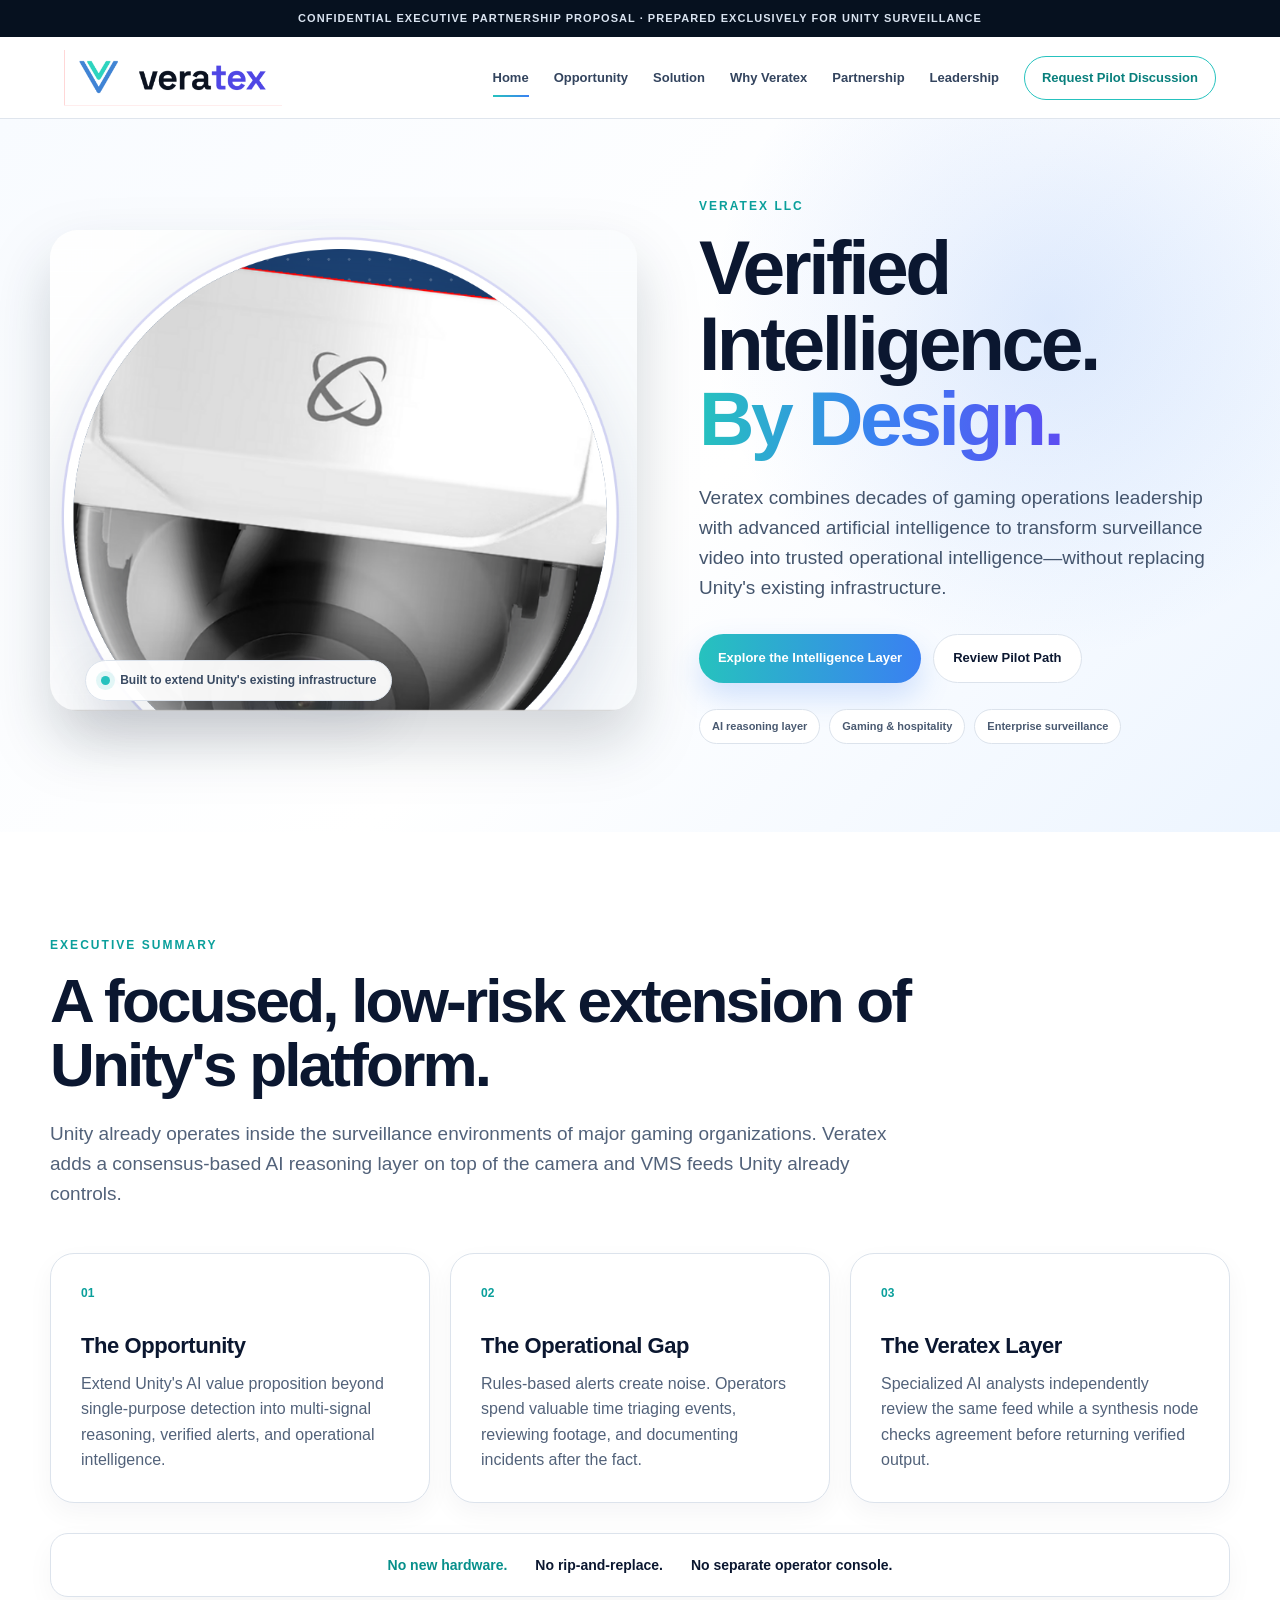
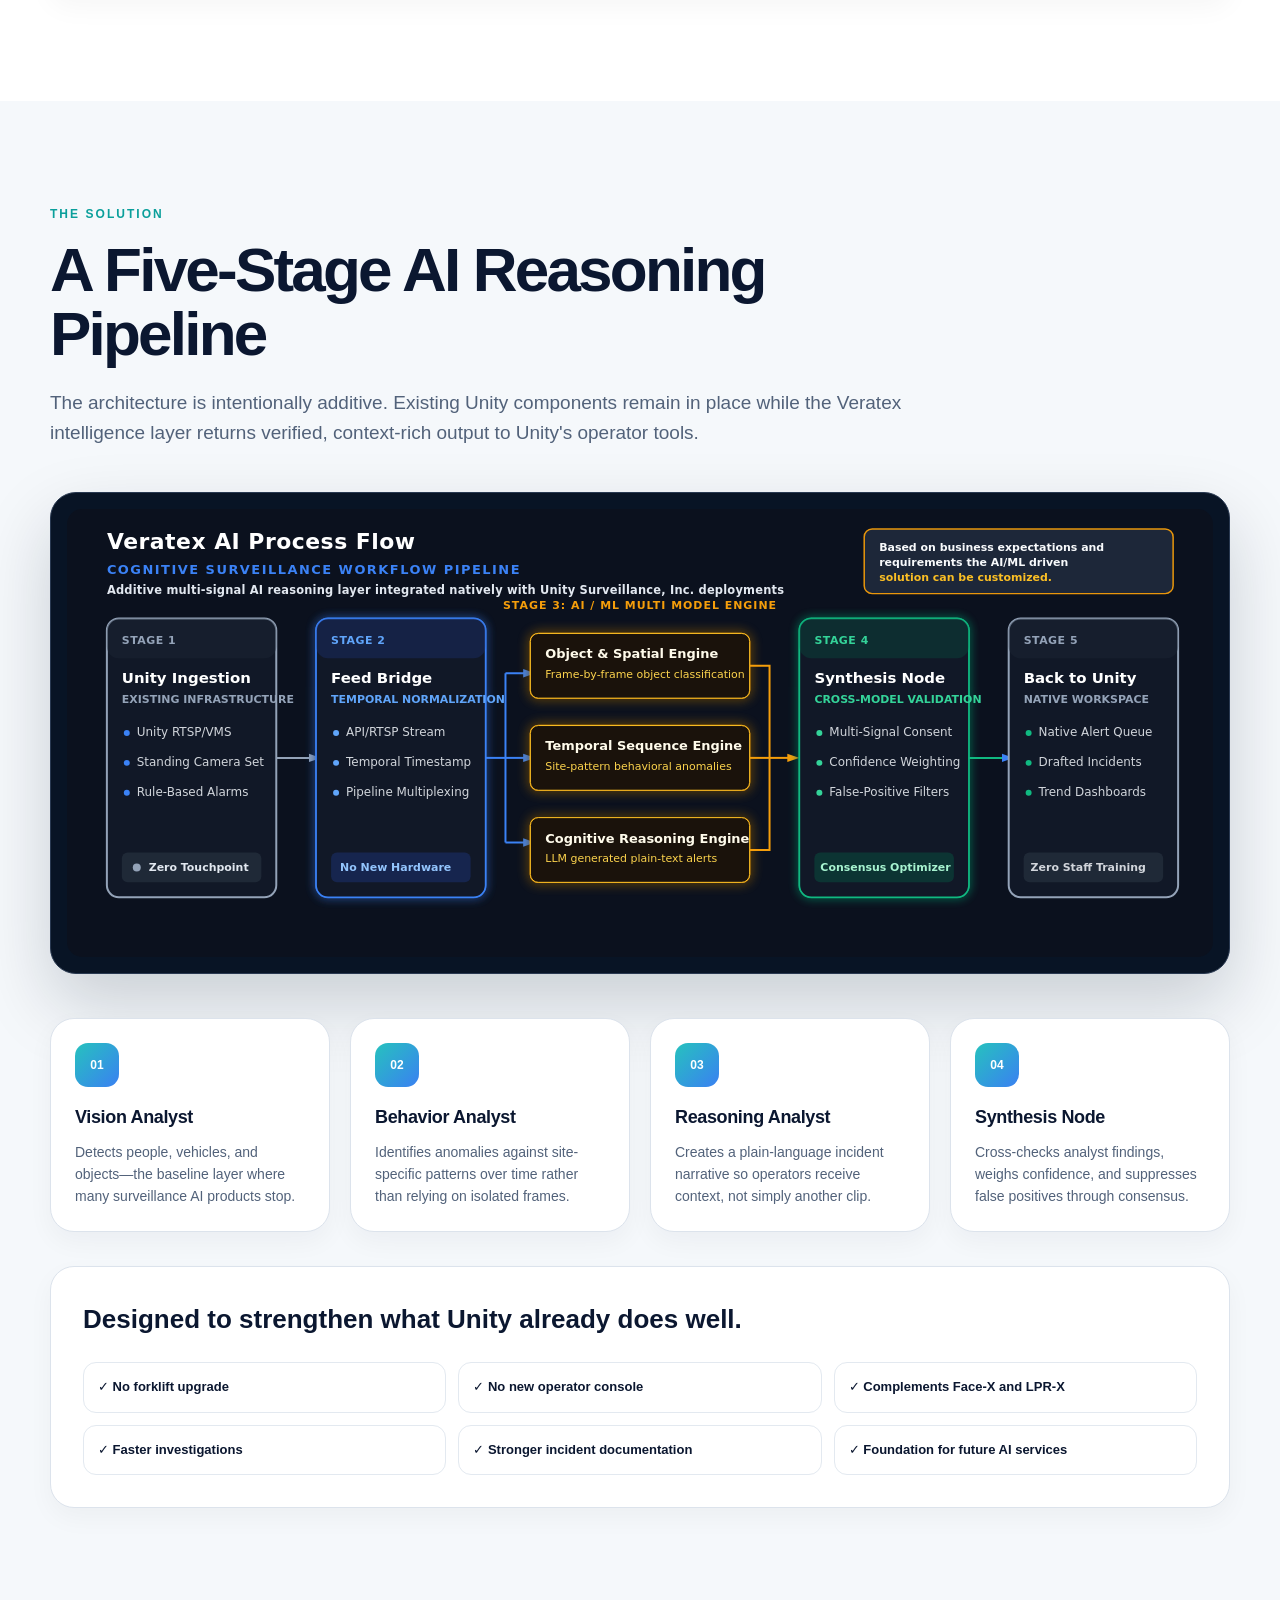
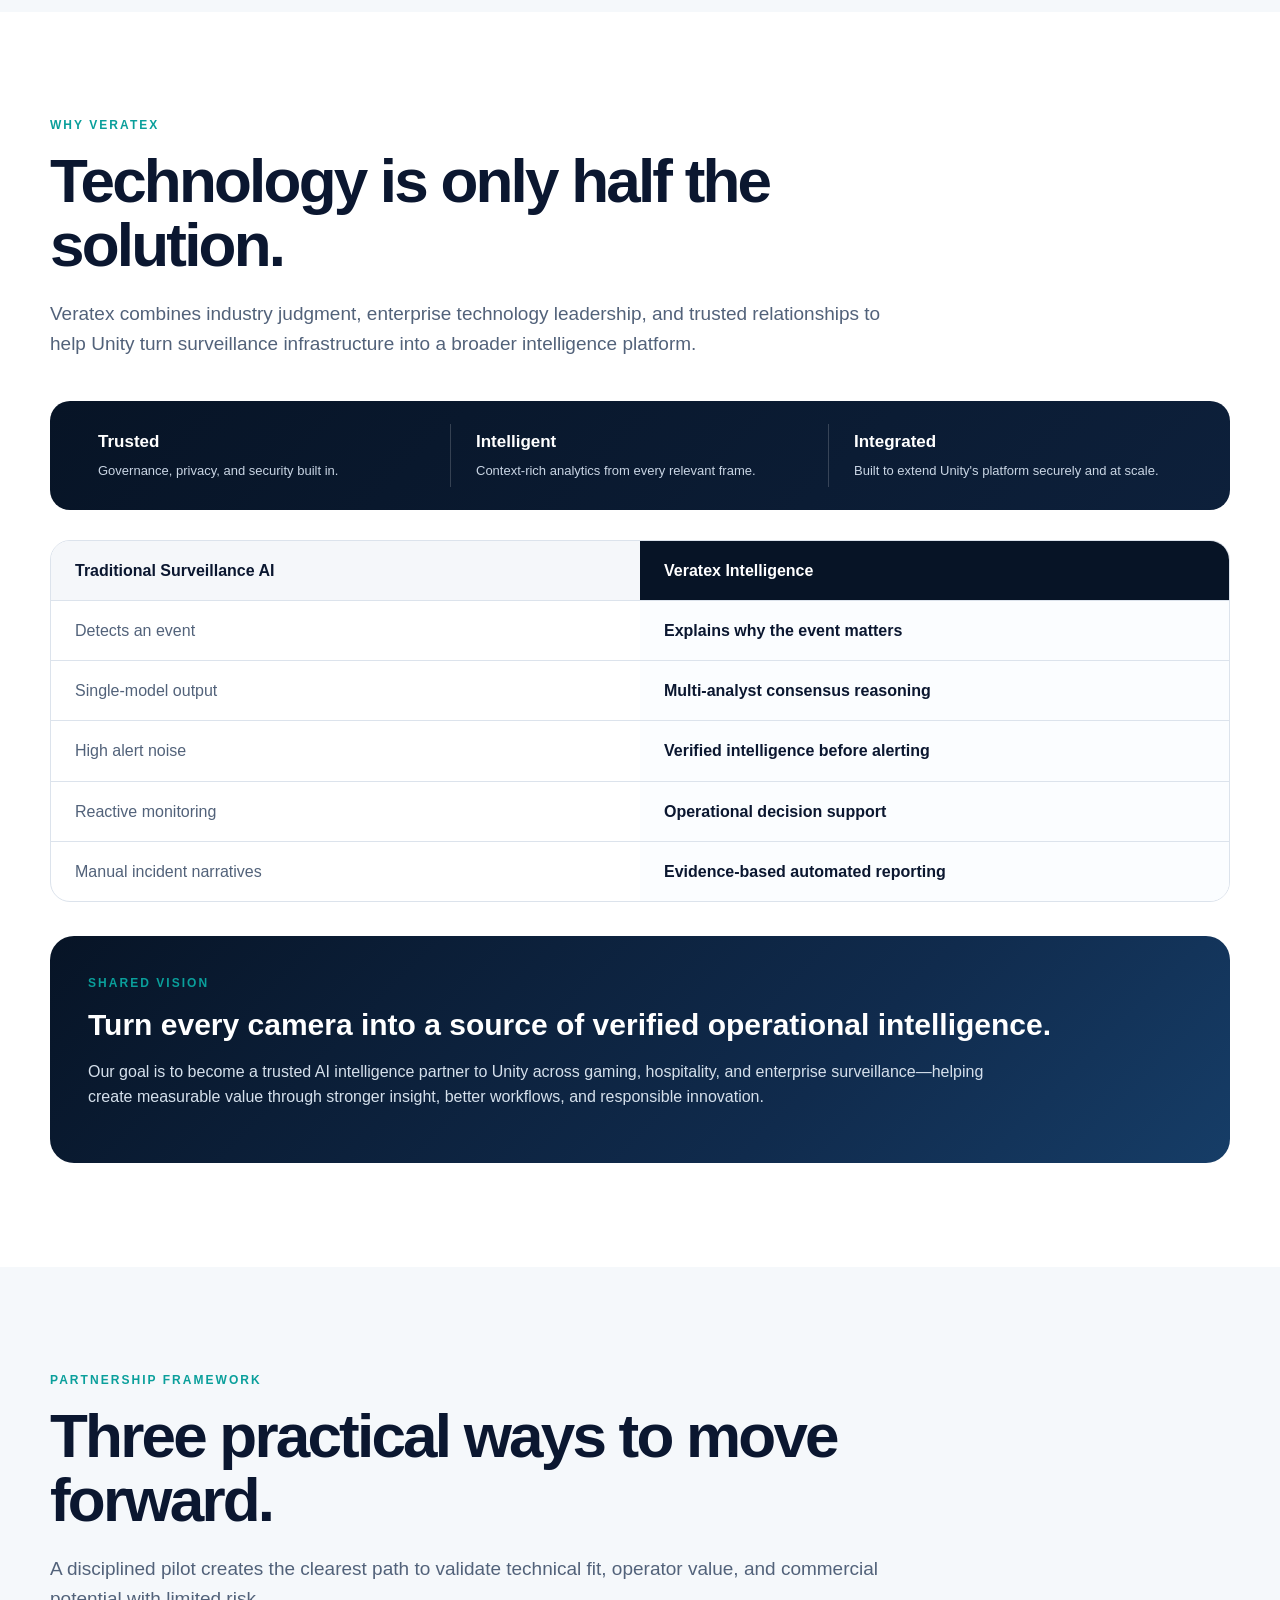
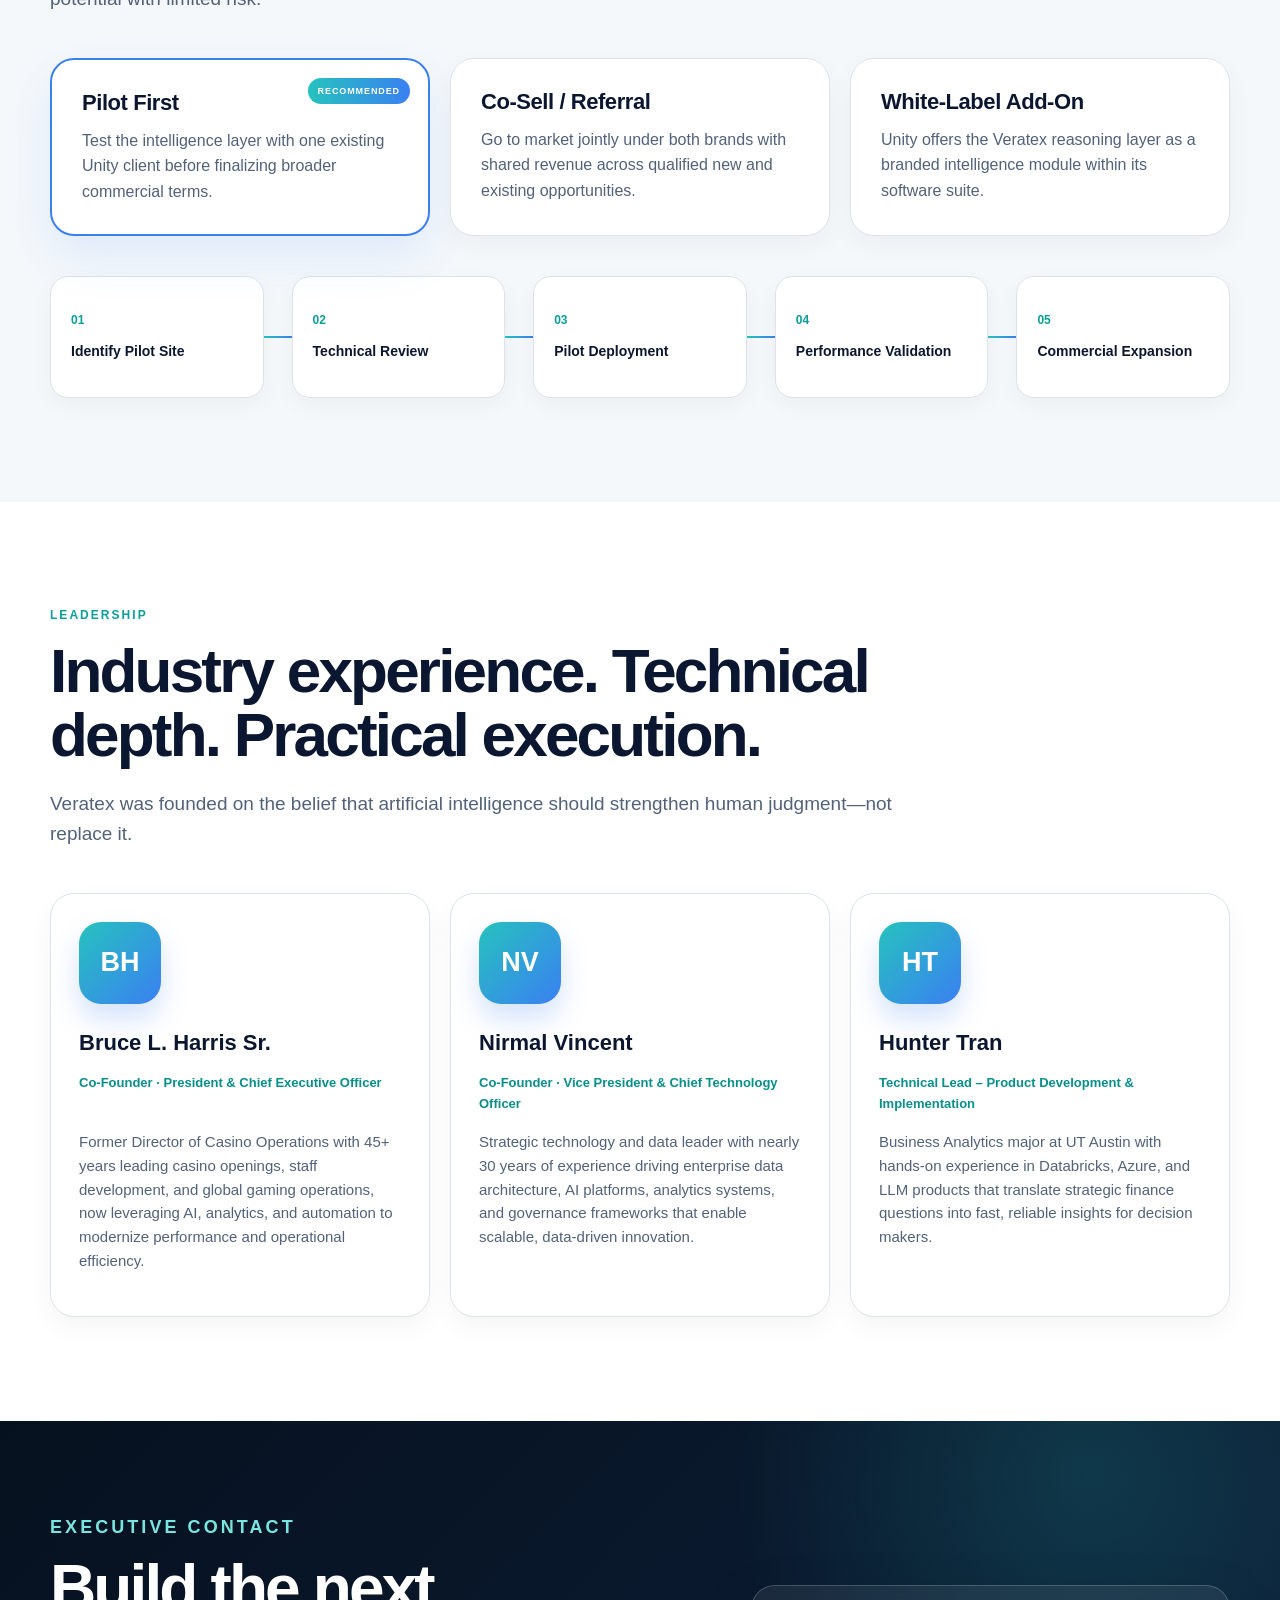
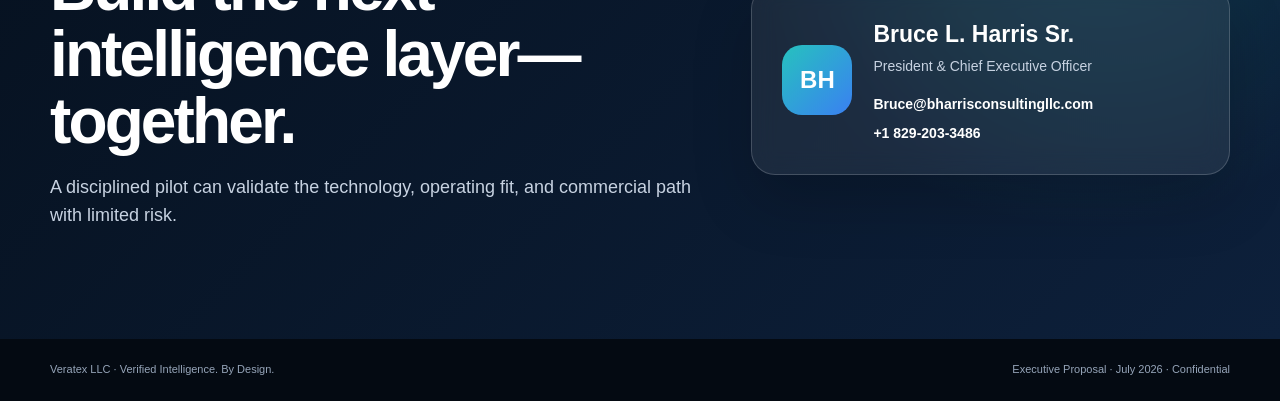
<file: index.html>
<!doctype html>
<html lang="en">
<head>
  <meta charset="utf-8">
  <meta name="viewport" content="width=device-width,initial-scale=1">
  <meta name="description" content="Confidential executive partnership proposal from Veratex LLC to Unity Surveillance.">
  <meta property="og:title" content="Veratex × Unity Surveillance | Executive Partnership Proposal">
  <meta property="og:description" content="Verified Intelligence. By Design.">
  <meta property="og:type" content="website">
  <meta name="theme-color" content="#071426">
  <title>Veratex × Unity Surveillance | Executive Partnership Proposal</title>
  <link rel="icon" href="assets/images/veratex-logo.png">
  <link rel="stylesheet" href="assets/css/style.css">
</head>
<body>
  <div class="proposal-ribbon">Confidential Executive Partnership Proposal · Prepared Exclusively for Unity Surveillance</div>
  <header class="site-header" id="top">
    <a class="brand" href="#home" aria-label="Veratex home"><img src="assets/images/veratex-logo.png" alt="Veratex"></a>
    <button class="menu-toggle" aria-expanded="false" aria-controls="primary-nav">Menu</button>
    <nav id="primary-nav" class="primary-nav" aria-label="Primary navigation">
      <a href="#home">Home</a><a href="#opportunity">Opportunity</a><a href="#solution">Solution</a><a href="#why">Why Veratex</a><a href="#partnership">Partnership</a><a href="#leadership">Leadership</a><a href="#contact" class="nav-cta">Request Pilot Discussion</a>
    </nav>
  </header>
  <main>
    <section id="home" class="hero"><div class="hero-grid container"><div class="camera-stage reveal"><div class="camera-glow"></div><img src="assets/images/unity-camera.png" alt="Enterprise surveillance camera" class="camera-image"><div class="camera-label"><span></span> Built to extend Unity's existing infrastructure</div></div><div class="hero-copy reveal"><p class="overline">Veratex LLC</p><h1>Verified Intelligence.<br><em>By Design.</em></h1><p class="hero-lede">Veratex combines decades of gaming operations leadership with advanced artificial intelligence to transform surveillance video into trusted operational intelligence—without replacing Unity's existing infrastructure.</p><div class="hero-actions"><a href="#solution" class="button primary">Explore the Intelligence Layer</a><a href="#partnership" class="button secondary">Review Pilot Path</a></div><div class="trust-row"><span>AI reasoning layer</span><span>Gaming & hospitality</span><span>Enterprise surveillance</span></div></div></div></section>
    <section id="opportunity" class="section white"><div class="container"><div class="section-intro reveal"><p class="overline">Executive Summary</p><h2>A focused, low-risk extension of Unity's platform.</h2><p>Unity already operates inside the surveillance environments of major gaming organizations. Veratex adds a consensus-based AI reasoning layer on top of the camera and VMS feeds Unity already controls.</p></div><div class="card-grid three"><article class="card reveal"><div class="card-number">01</div><h3>The Opportunity</h3><p>Extend Unity's AI value proposition beyond single-purpose detection into multi-signal reasoning, verified alerts, and operational intelligence.</p></article><article class="card reveal"><div class="card-number">02</div><h3>The Operational Gap</h3><p>Rules-based alerts create noise. Operators spend valuable time triaging events, reviewing footage, and documenting incidents after the fact.</p></article><article class="card reveal"><div class="card-number">03</div><h3>The Veratex Layer</h3><p>Specialized AI analysts independently review the same feed while a synthesis node checks agreement before returning verified output.</p></article></div><div class="assurance-bar reveal"><strong>No new hardware.</strong><span>No rip-and-replace.</span><span>No separate operator console.</span></div></div></section>
    <section id="solution" class="section soft"><div class="container"><div class="section-intro reveal"><p class="overline">The Solution</p><h2>A Five-Stage AI Reasoning Pipeline</h2><p>The architecture is intentionally additive. Existing Unity components remain in place while the Veratex intelligence layer returns verified, context-rich output to Unity's operator tools.</p></div><div class="pipeline-card reveal"><img src="assets/images/Veratex_Revised_ProcessFlow.svg" alt="Veratex five-stage AI reasoning process flow"></div><div class="card-grid four compact"><article class="card reveal"><div class="icon-box">01</div><h3>Vision Analyst</h3><p>Detects people, vehicles, and objects—the baseline layer where many surveillance AI products stop.</p></article><article class="card reveal"><div class="icon-box">02</div><h3>Behavior Analyst</h3><p>Identifies anomalies against site-specific patterns over time rather than relying on isolated frames.</p></article><article class="card reveal"><div class="icon-box">03</div><h3>Reasoning Analyst</h3><p>Creates a plain-language incident narrative so operators receive context, not simply another clip.</p></article><article class="card reveal"><div class="icon-box">04</div><h3>Synthesis Node</h3><p>Cross-checks analyst findings, weighs confidence, and suppresses false positives through consensus.</p></article></div><div class="fit-panel reveal"><h3>Designed to strengthen what Unity already does well.</h3><div class="fit-grid"><span>✓ No forklift upgrade</span><span>✓ No new operator console</span><span>✓ Complements Face-X and LPR-X</span><span>✓ Faster investigations</span><span>✓ Stronger incident documentation</span><span>✓ Foundation for future AI services</span></div></div></div></section>
    <section id="why" class="section white"><div class="container"><div class="section-intro reveal"><p class="overline">Why Veratex</p><h2>Technology is only half the solution.</h2><p>Veratex combines industry judgment, enterprise technology leadership, and trusted relationships to help Unity turn surveillance infrastructure into a broader intelligence platform.</p></div><div class="value-strip reveal"><div><b>Trusted</b><span>Governance, privacy, and security built in.</span></div><div><b>Intelligent</b><span>Context-rich analytics from every relevant frame.</span></div><div><b>Integrated</b><span>Built to extend Unity's platform securely and at scale.</span></div></div><div class="comparison reveal"><div class="comparison-head">Traditional Surveillance AI</div><div class="comparison-head accent">Veratex Intelligence</div><div>Detects an event</div><div>Explains why the event matters</div><div>Single-model output</div><div>Multi-analyst consensus reasoning</div><div>High alert noise</div><div>Verified intelligence before alerting</div><div>Reactive monitoring</div><div>Operational decision support</div><div>Manual incident narratives</div><div>Evidence-based automated reporting</div></div><div class="vision-panel reveal"><p class="overline">Shared Vision</p><h3>Turn every camera into a source of verified operational intelligence.</h3><p>Our goal is to become a trusted AI intelligence partner to Unity across gaming, hospitality, and enterprise surveillance—helping create measurable value through stronger insight, better workflows, and responsible innovation.</p></div></div></section>
    <section id="partnership" class="section soft"><div class="container"><div class="section-intro reveal"><p class="overline">Partnership Framework</p><h2>Three practical ways to move forward.</h2><p>A disciplined pilot creates the clearest path to validate technical fit, operator value, and commercial potential with limited risk.</p></div><div class="card-grid three"><article class="card featured reveal"><span class="recommendation">Recommended</span><h3>Pilot First</h3><p>Test the intelligence layer with one existing Unity client before finalizing broader commercial terms.</p></article><article class="card reveal"><h3>Co-Sell / Referral</h3><p>Go to market jointly under both brands with shared revenue across qualified new and existing opportunities.</p></article><article class="card reveal"><h3>White-Label Add-On</h3><p>Unity offers the Veratex reasoning layer as a branded intelligence module within its software suite.</p></article></div><div class="roadmap reveal"><div><b>01</b><span>Identify Pilot Site</span></div><i></i><div><b>02</b><span>Technical Review</span></div><i></i><div><b>03</b><span>Pilot Deployment</span></div><i></i><div><b>04</b><span>Performance Validation</span></div><i></i><div><b>05</b><span>Commercial Expansion</span></div></div></div></section>
    <section id="leadership" class="section white"><div class="container"><div class="section-intro reveal"><p class="overline">Leadership</p><h2>Industry experience. Technical depth. Practical execution.</h2><p>Veratex was founded on the belief that artificial intelligence should strengthen human judgment—not replace it.</p></div><div class="card-grid three leadership-grid"><article class="leader-card reveal"><div class="initials">BH</div><div><h3>Bruce L. Harris Sr.</h3><p class="role">Co-Founder · President & Chief Executive Officer</p><p>Former Director of Casino Operations with 45+ years leading casino openings, staff development, and global gaming operations, now leveraging AI, analytics, and automation to modernize performance and operational efficiency.</p></div></article><article class="leader-card reveal"><div class="initials">NV</div><div><h3>Nirmal Vincent</h3><p class="role">Co-Founder · Vice President & Chief Technology Officer</p><p>Strategic technology and data leader with nearly 30 years of experience driving enterprise data architecture, AI platforms, analytics systems, and governance frameworks that enable scalable, data-driven innovation.</p></div></article><article class="leader-card reveal"><div class="initials">HT</div><div><h3>Hunter Tran</h3><p class="role">Technical Lead – Product Development & Implementation</p><p>Business Analytics major at UT Austin with hands-on experience in Databricks, Azure, and LLM products that translate strategic finance questions into fast, reliable insights for decision makers.</p></div></article></div></div></section>
    <section id="contact" class="contact-section"><div class="container contact-grid"><div class="reveal"><p class="overline light">Executive Contact</p><h2>Build the next intelligence layer—together.</h2><p>A disciplined pilot can validate the technology, operating fit, and commercial path with limited risk.</p></div><div class="contact-card reveal"><div class="contact-monogram">BH</div><div><h3>Bruce L. Harris Sr.</h3><p>President & Chief Executive Officer</p><a href="mailto:Bruce@bharrisconsultingllc.com">Bruce@bharrisconsultingllc.com</a><a href="tel:+18292033486">+1 829-203-3486</a></div></div></div></section>
  </main>
  <footer><div class="container footer-row"><span>Veratex LLC · Verified Intelligence. By Design.</span><span>Executive Proposal · July 2026 · Confidential</span></div></footer>
  <script src="assets/js/app.js"></script>
</body>
</html>
</file>
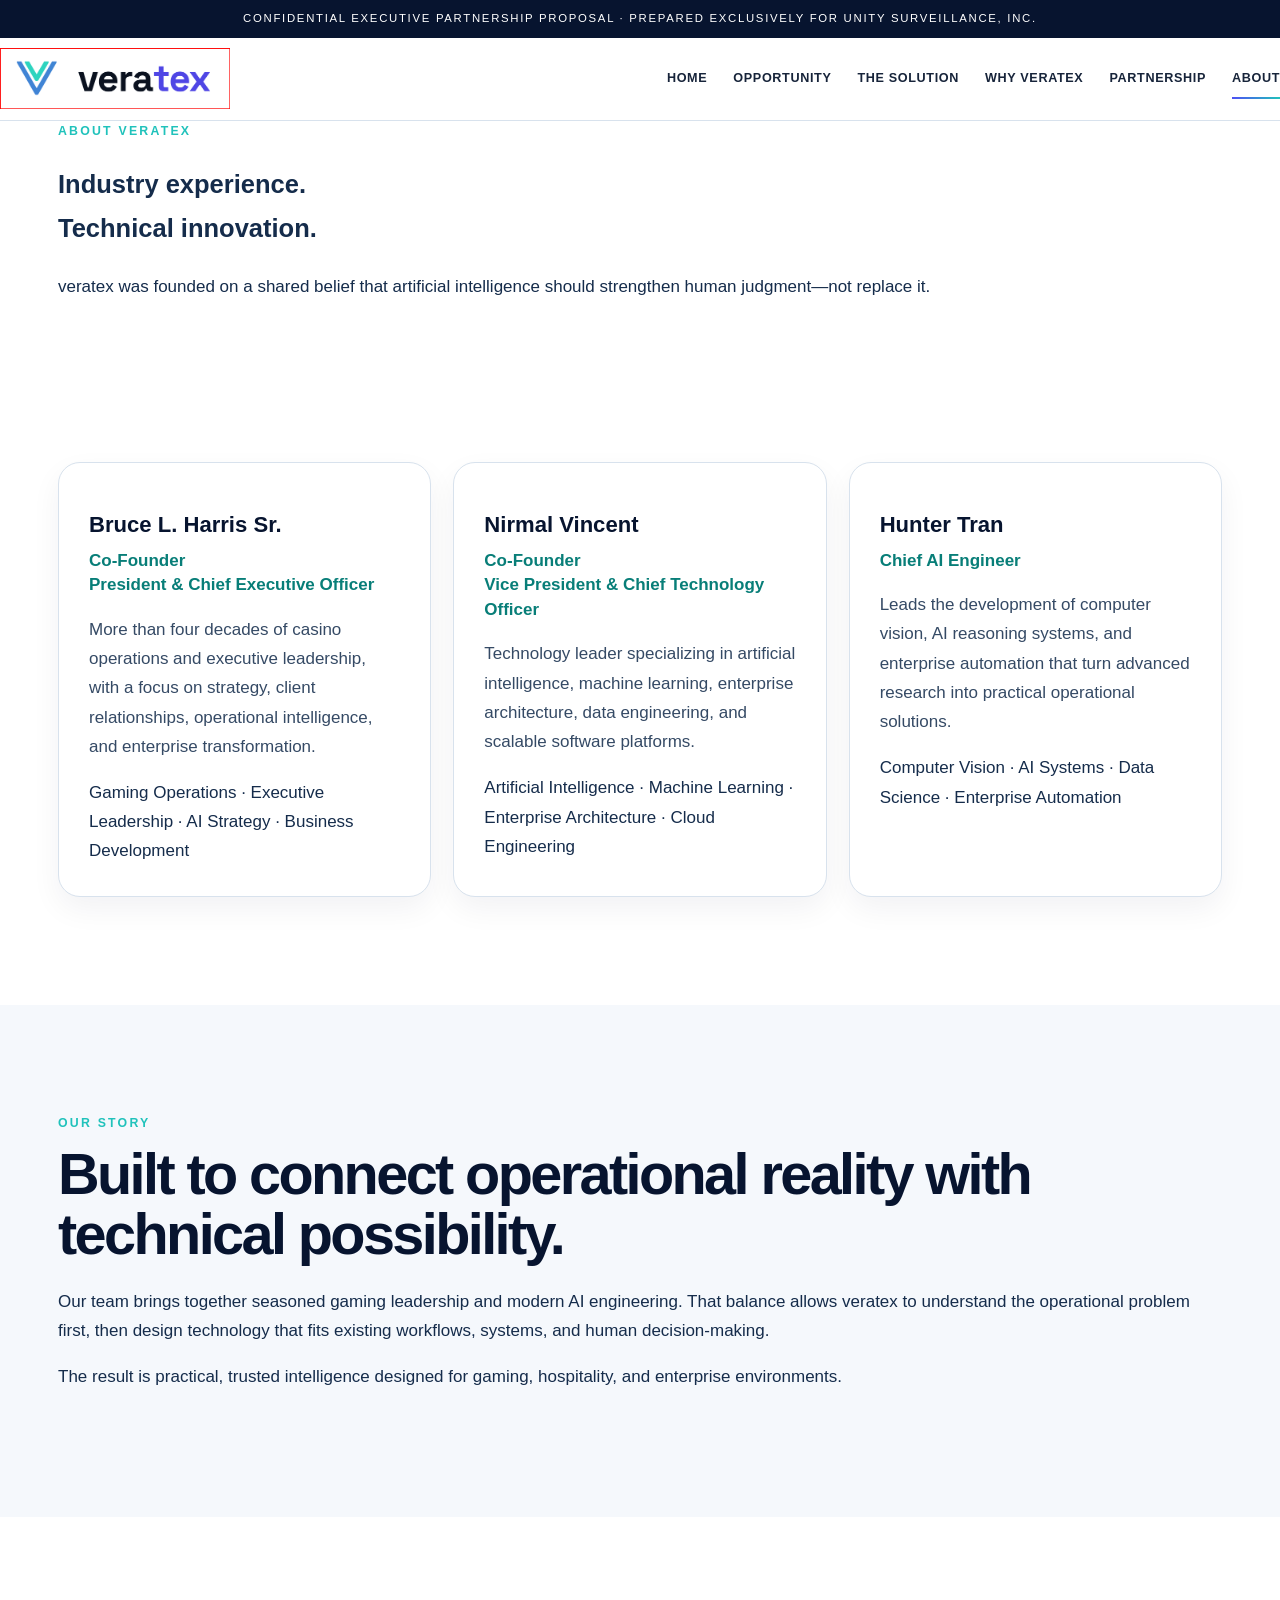
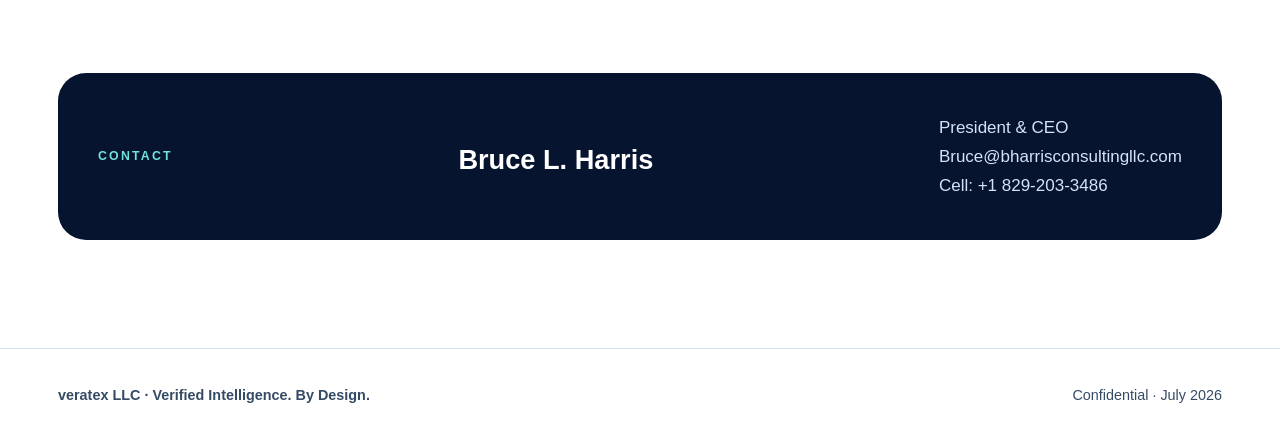
<file: about.html>
<!doctype html><html lang="en"><head><meta charset="utf-8"><meta name="viewport" content="width=device-width,initial-scale=1"><title>About | veratex × Unity</title><meta name="description" content="Confidential executive partnership proposal prepared exclusively for Unity Surveillance, Inc."><link rel="stylesheet" href="styles.css"></head><body>
<div class="ribbon">Confidential Executive Partnership Proposal · Prepared Exclusively for Unity Surveillance, Inc.</div>
<header class="site-header"><nav class="nav"><a class="brand brand-logo" href="index.html" aria-label="veratex home"><img src="assets/veratex-logo.png" alt="veratex"></a><button class="menu" aria-label="Open navigation">☰</button><div class="nav-links"><a class="" href="index.html">Home</a><a class="" href="opportunity.html">Opportunity</a><a class="" href="solution.html">The Solution</a><a class="" href="why-veratex.html">Why veratex</a><a class="" href="partnership.html">Partnership</a><a class="active" href="about.html">About</a></div></nav></header>
<main><section class="page-hero"><div class="container"><div class="kicker">About veratex</div><h1>Industry experience.<br>Technical innovation.</h1><p>veratex was founded on a shared belief that artificial intelligence should strengthen human judgment—not replace it.</p></div></section>
<section class="section"><div class="container"><div class="profile-grid"><article class="profile"><h3>Bruce L. Harris Sr.</h3><div class="title">Co-Founder<br>President & Chief Executive Officer</div><p>More than four decades of casino operations and executive leadership, with a focus on strategy, client relationships, operational intelligence, and enterprise transformation.</p><div class="tags">Gaming Operations · Executive Leadership · AI Strategy · Business Development</div></article><article class="profile"><h3>Nirmal Vincent</h3><div class="title">Co-Founder<br>Vice President & Chief Technology Officer</div><p>Technology leader specializing in artificial intelligence, machine learning, enterprise architecture, data engineering, and scalable software platforms.</p><div class="tags">Artificial Intelligence · Machine Learning · Enterprise Architecture · Cloud Engineering</div></article><article class="profile"><h3>Hunter Tran</h3><div class="title">Chief AI Engineer</div><p>Leads the development of computer vision, AI reasoning systems, and enterprise automation that turn advanced research into practical operational solutions.</p><div class="tags">Computer Vision · AI Systems · Data Science · Enterprise Automation</div></article></div></div></section>
<section class="section alt"><div class="container grid-2"><div><div class="kicker">Our Story</div><h2>Built to connect operational reality with technical possibility.</h2></div><div><p>Our team brings together seasoned gaming leadership and modern AI engineering. That balance allows veratex to understand the operational problem first, then design technology that fits existing workflows, systems, and human decision-making.</p><p>The result is practical, trusted intelligence designed for gaming, hospitality, and enterprise environments.</p></div></div></section>
<section class="section"><div class="container"><div class="contact"><div class="kicker" style="color:#71e2dc">Contact</div><h3>Bruce L. Harris</h3><p>President & CEO<br><a href="mailto:Bruce@bharrisconsultingllc.com">Bruce@bharrisconsultingllc.com</a><br><a href="tel:+18292033486">Cell: +1 829-203-3486</a></p></div></div></section></main>
<footer class="footer"><div class="container footer-row"><strong>veratex LLC · Verified Intelligence. By Design.</strong><span>Confidential · July 2026</span></div></footer><script src="script.js"></script></body></html>
</file>
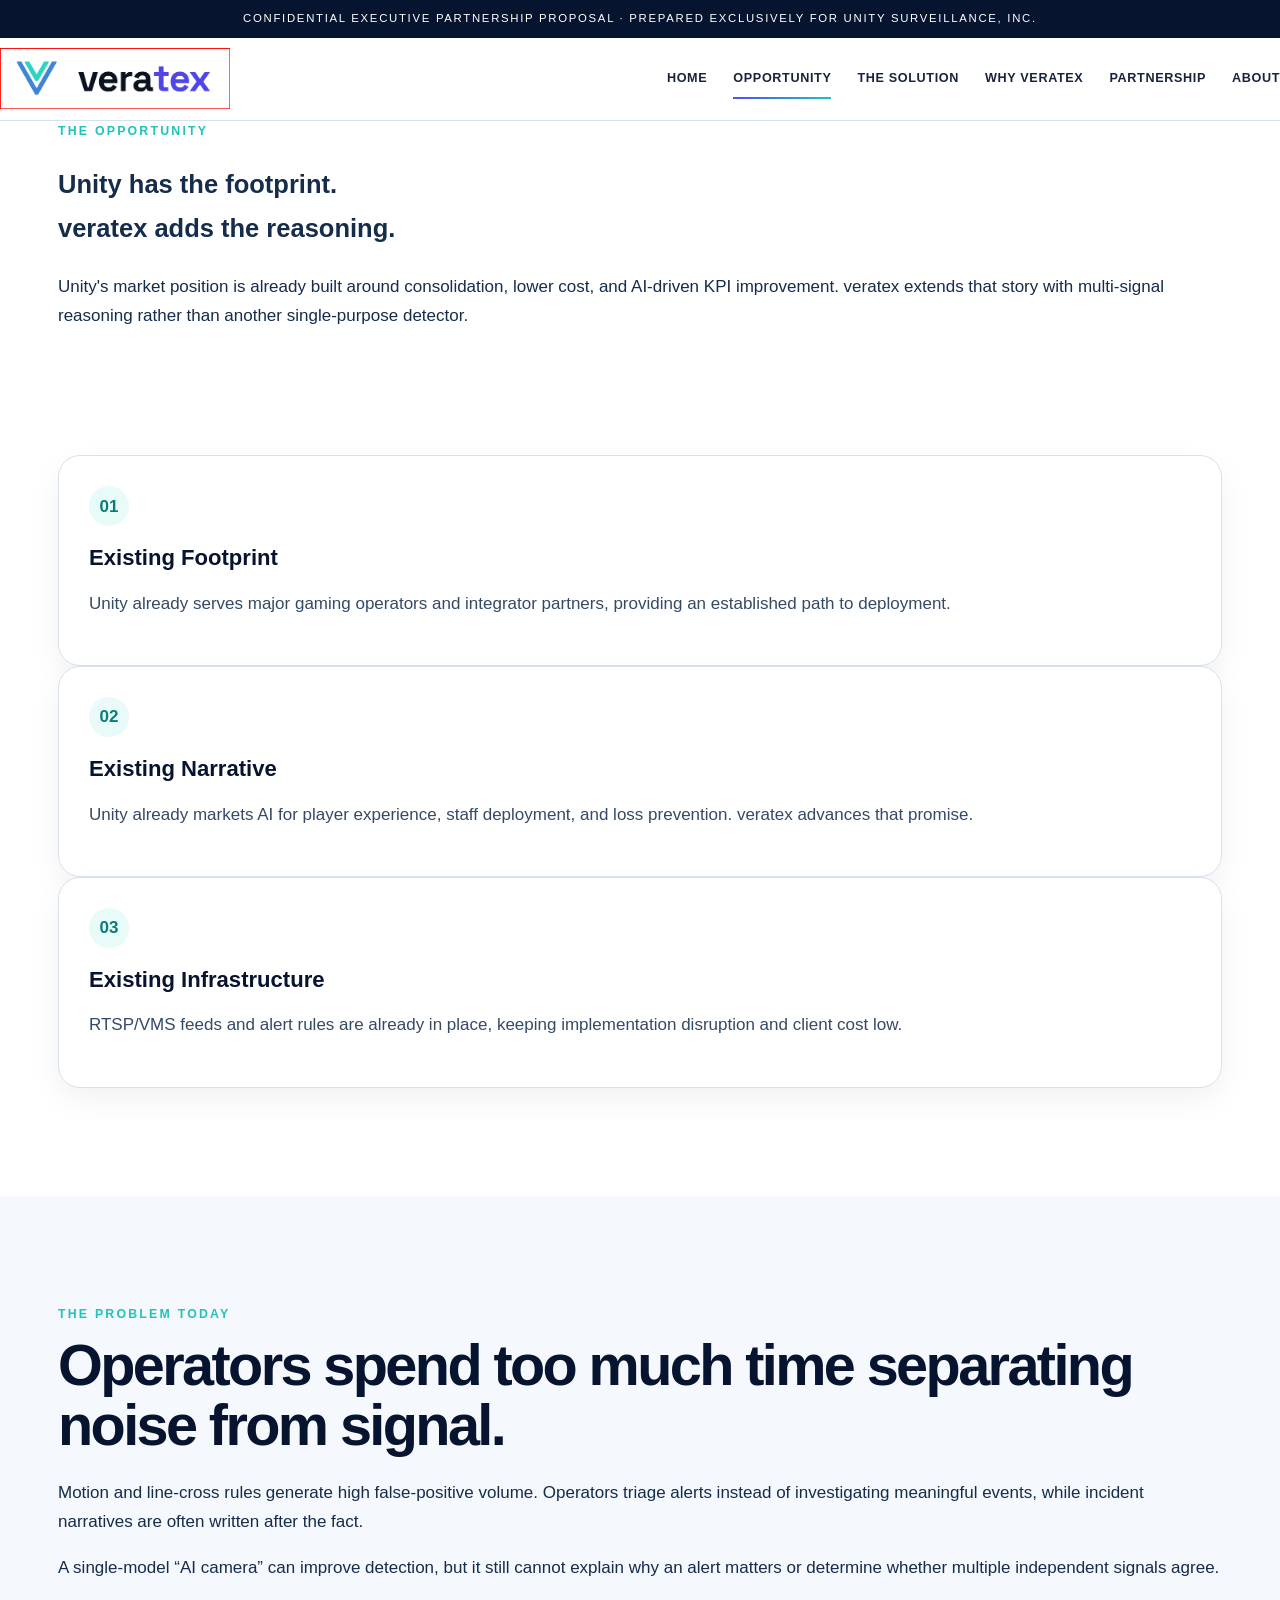
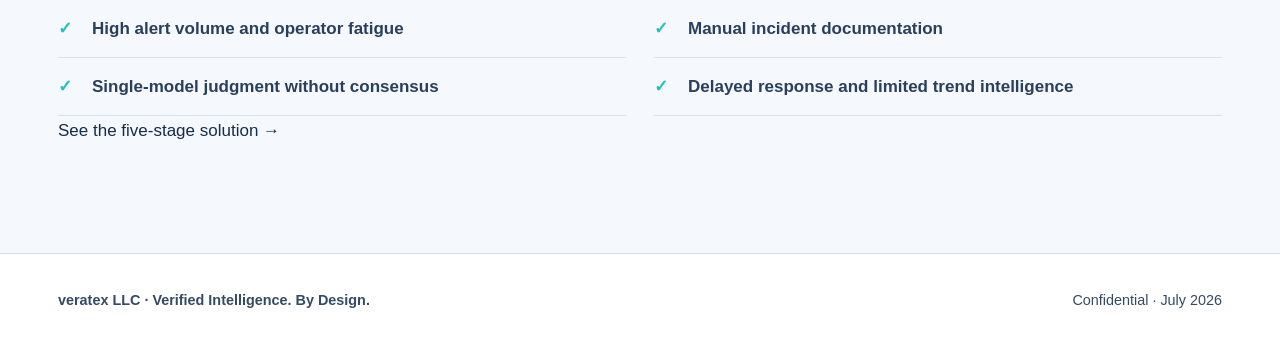
<file: opportunity.html>
<!doctype html><html lang="en"><head><meta charset="utf-8"><meta name="viewport" content="width=device-width,initial-scale=1"><title>Opportunity | veratex × Unity</title><meta name="description" content="Confidential executive partnership proposal prepared exclusively for Unity Surveillance, Inc."><link rel="stylesheet" href="styles.css"></head><body>
<div class="ribbon">Confidential Executive Partnership Proposal · Prepared Exclusively for Unity Surveillance, Inc.</div>
<header class="site-header"><nav class="nav"><a class="brand brand-logo" href="index.html" aria-label="veratex home"><img src="assets/veratex-logo.png" alt="veratex"></a><button class="menu" aria-label="Open navigation">☰</button><div class="nav-links"><a class="" href="index.html">Home</a><a class="active" href="opportunity.html">Opportunity</a><a class="" href="solution.html">The Solution</a><a class="" href="why-veratex.html">Why veratex</a><a class="" href="partnership.html">Partnership</a><a class="" href="about.html">About</a></div></nav></header>
<main><section class="page-hero"><div class="container"><div class="kicker">The Opportunity</div><h1>Unity has the footprint.<br>veratex adds the reasoning.</h1><p>Unity's market position is already built around consolidation, lower cost, and AI-driven KPI improvement. veratex extends that story with multi-signal reasoning rather than another single-purpose detector.</p></div></section>
<section class="section"><div class="container"><div class="cards"><div class="card"><span class="num">01</span><h3>Existing Footprint</h3><p>Unity already serves major gaming operators and integrator partners, providing an established path to deployment.</p></div><div class="card"><span class="num">02</span><h3>Existing Narrative</h3><p>Unity already markets AI for player experience, staff deployment, and loss prevention. veratex advances that promise.</p></div><div class="card"><span class="num">03</span><h3>Existing Infrastructure</h3><p>RTSP/VMS feeds and alert rules are already in place, keeping implementation disruption and client cost low.</p></div></div></div></section>
<section class="section alt"><div class="container grid-2"><div><div class="kicker">The Problem Today</div><h2>Operators spend too much time separating noise from signal.</h2></div><div><p>Motion and line-cross rules generate high false-positive volume. Operators triage alerts instead of investigating meaningful events, while incident narratives are often written after the fact.</p><p>A single-model “AI camera” can improve detection, but it still cannot explain why an alert matters or determine whether multiple independent signals agree.</p><ul class="check-list"><li>High alert volume and operator fatigue</li><li>Manual incident documentation</li><li>Single-model judgment without consensus</li><li>Delayed response and limited trend intelligence</li></ul><a class="next-link" href="solution.html">See the five-stage solution →</a></div></div></section></main>
<footer class="footer"><div class="container footer-row"><strong>veratex LLC · Verified Intelligence. By Design.</strong><span>Confidential · July 2026</span></div></footer><script src="script.js"></script></body></html>
</file>
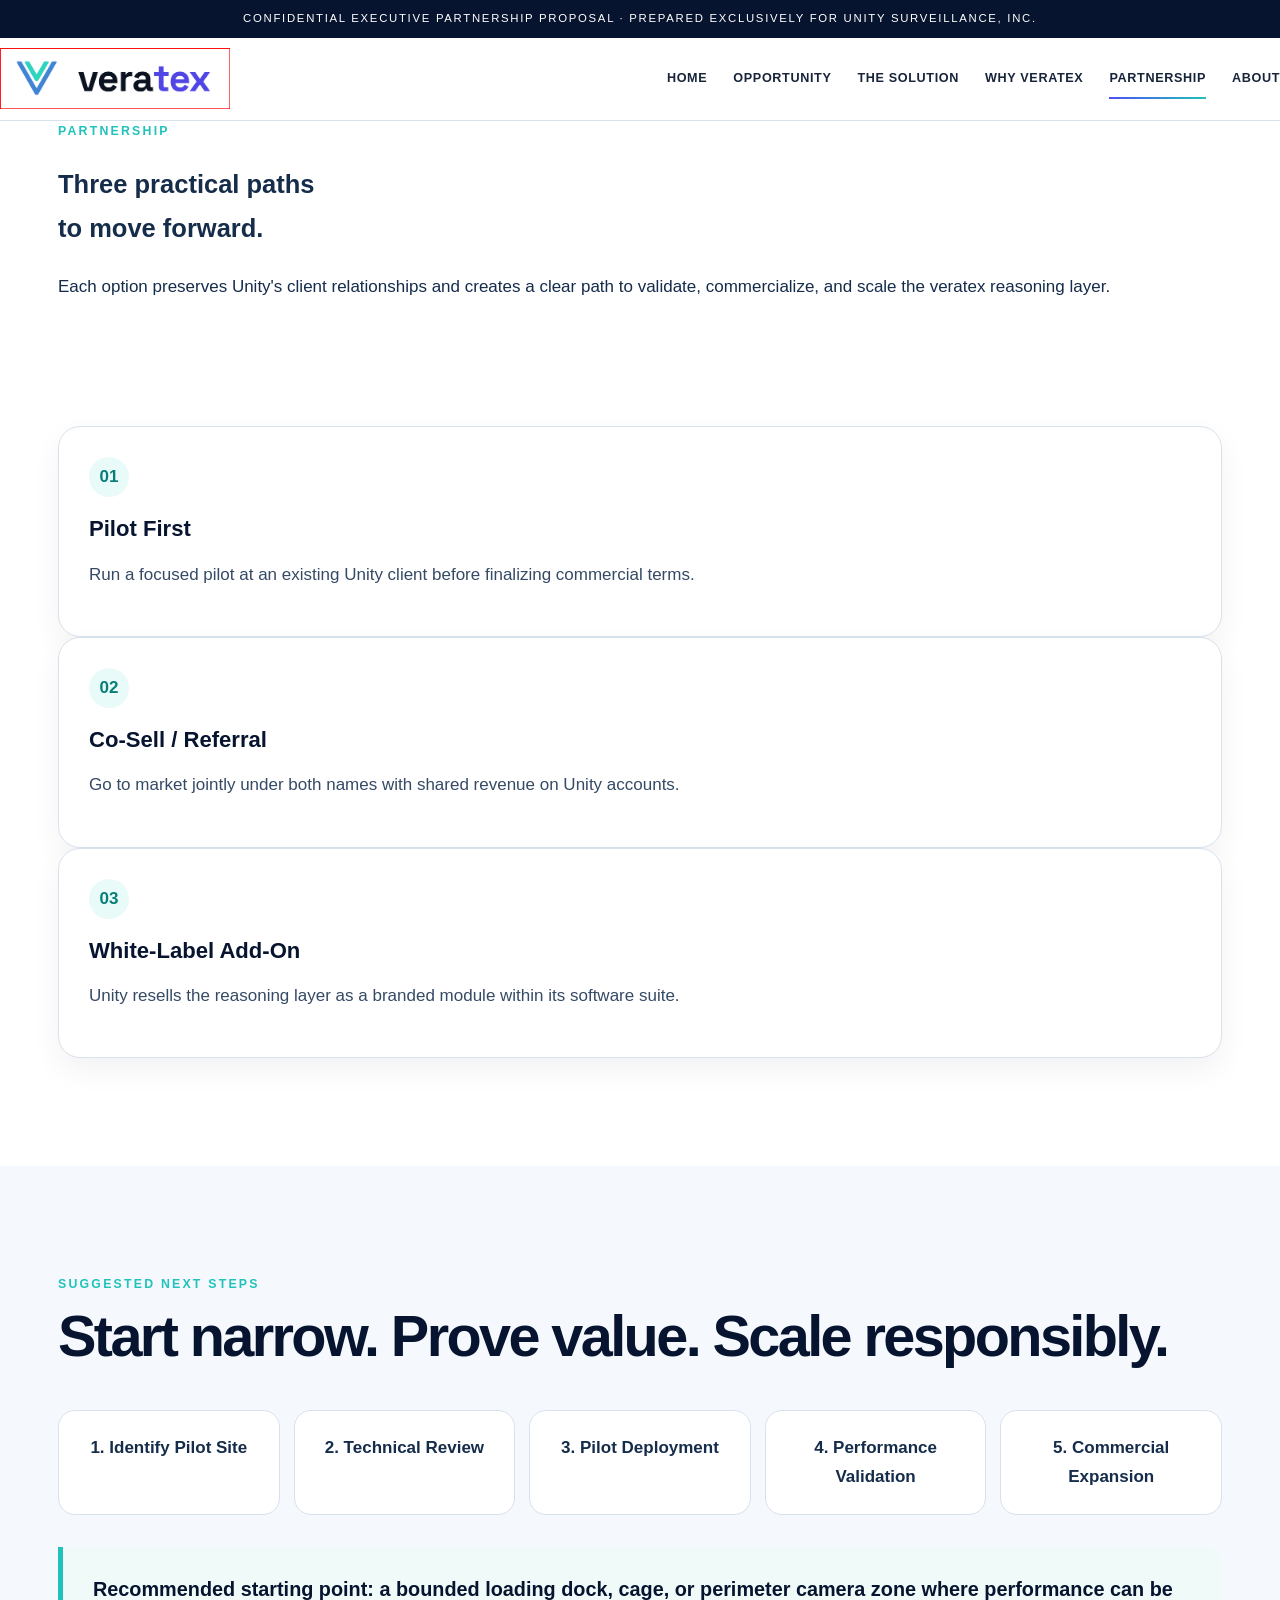
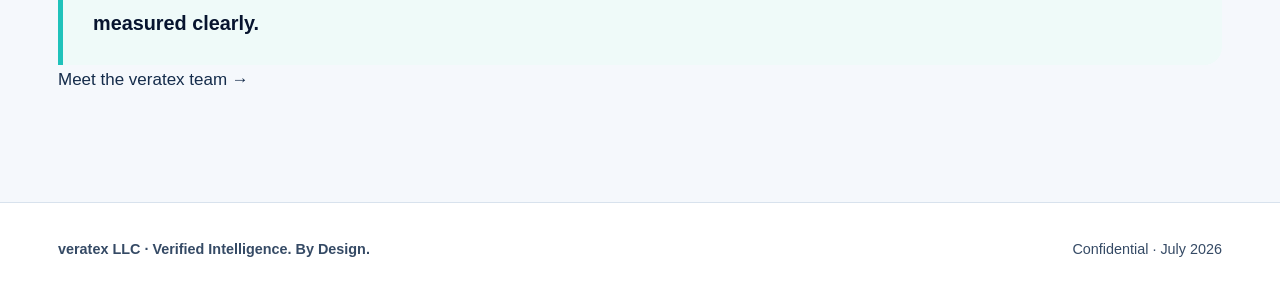
<file: partnership.html>
<!doctype html><html lang="en"><head><meta charset="utf-8"><meta name="viewport" content="width=device-width,initial-scale=1"><title>Partnership | veratex × Unity</title><meta name="description" content="Confidential executive partnership proposal prepared exclusively for Unity Surveillance, Inc."><link rel="stylesheet" href="styles.css"></head><body>
<div class="ribbon">Confidential Executive Partnership Proposal · Prepared Exclusively for Unity Surveillance, Inc.</div>
<header class="site-header"><nav class="nav"><a class="brand brand-logo" href="index.html" aria-label="veratex home"><img src="assets/veratex-logo.png" alt="veratex"></a><button class="menu" aria-label="Open navigation">☰</button><div class="nav-links"><a class="" href="index.html">Home</a><a class="" href="opportunity.html">Opportunity</a><a class="" href="solution.html">The Solution</a><a class="" href="why-veratex.html">Why veratex</a><a class="active" href="partnership.html">Partnership</a><a class="" href="about.html">About</a></div></nav></header>
<main><section class="page-hero"><div class="container"><div class="kicker">Partnership</div><h1>Three practical paths<br>to move forward.</h1><p>Each option preserves Unity's client relationships and creates a clear path to validate, commercialize, and scale the veratex reasoning layer.</p></div></section>
<section class="section"><div class="container"><div class="cards"><div class="card"><span class="num">01</span><h3>Pilot First</h3><p>Run a focused pilot at an existing Unity client before finalizing commercial terms.</p></div><div class="card"><span class="num">02</span><h3>Co-Sell / Referral</h3><p>Go to market jointly under both names with shared revenue on Unity accounts.</p></div><div class="card"><span class="num">03</span><h3>White-Label Add-On</h3><p>Unity resells the reasoning layer as a branded module within its software suite.</p></div></div></div></section>
<section class="section alt"><div class="container"><div class="kicker">Suggested Next Steps</div><h2>Start narrow. Prove value. Scale responsibly.</h2><div class="steps"><div class="step">1. Identify Pilot Site</div><div class="step">2. Technical Review</div><div class="step">3. Pilot Deployment</div><div class="step">4. Performance Validation</div><div class="step">5. Commercial Expansion</div></div><div class="quote" style="margin-top:32px">Recommended starting point: a bounded loading dock, cage, or perimeter camera zone where performance can be measured clearly.</div><a class="next-link" href="about.html">Meet the veratex team →</a></div></section></main>
<footer class="footer"><div class="container footer-row"><strong>veratex LLC · Verified Intelligence. By Design.</strong><span>Confidential · July 2026</span></div></footer><script src="script.js"></script></body></html>
</file>
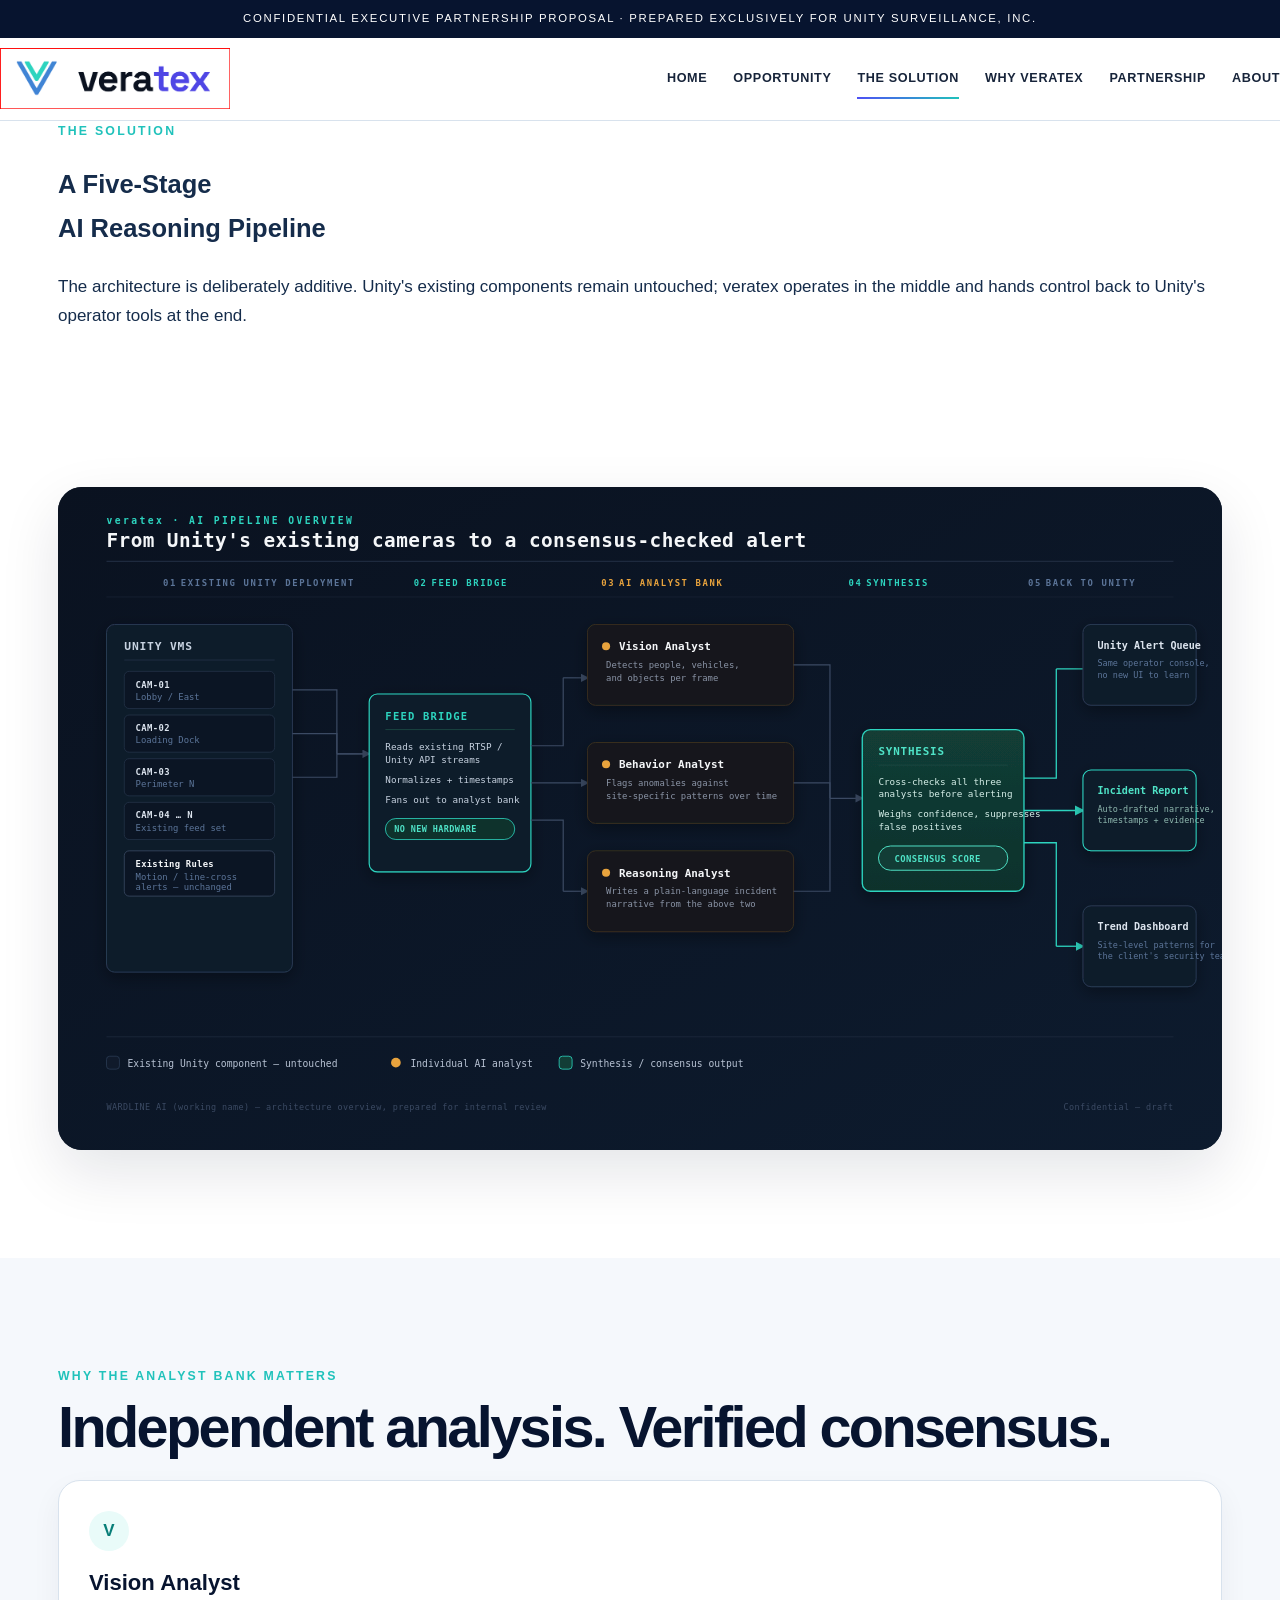
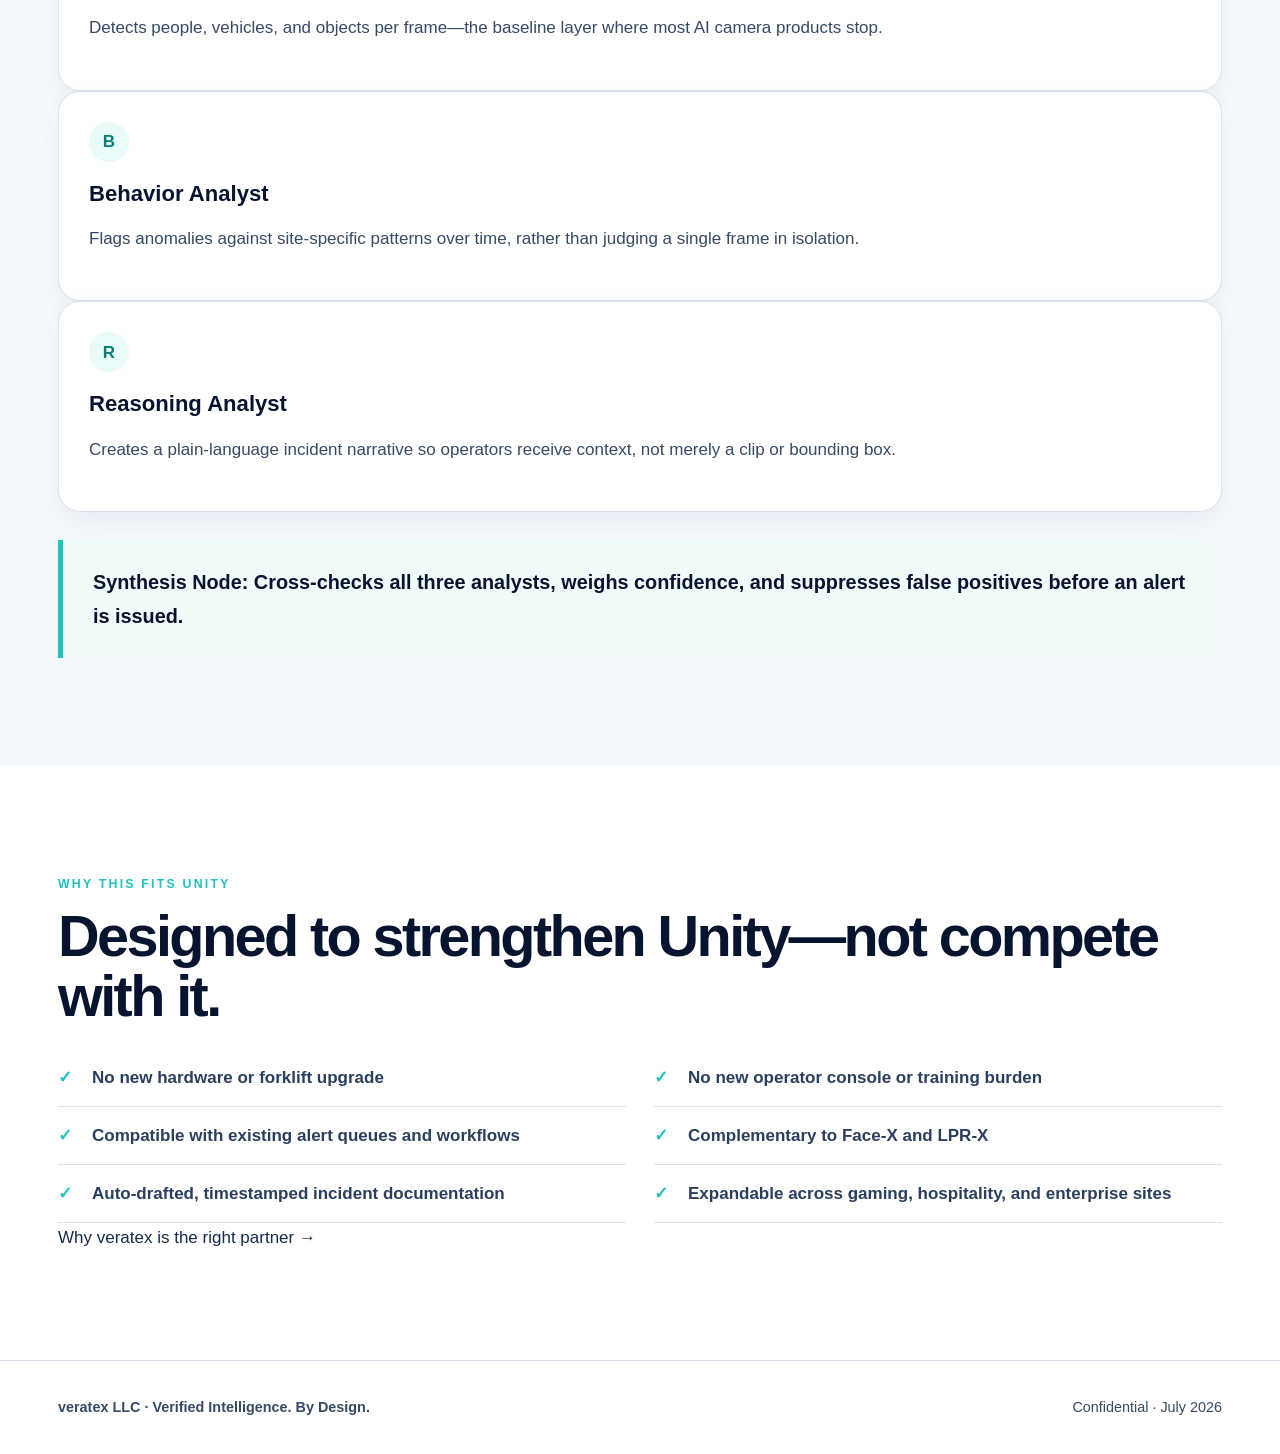
<file: solution.html>
<!doctype html><html lang="en"><head><meta charset="utf-8"><meta name="viewport" content="width=device-width,initial-scale=1"><title>Solution | veratex × Unity</title><meta name="description" content="Confidential executive partnership proposal prepared exclusively for Unity Surveillance, Inc."><link rel="stylesheet" href="styles.css"></head><body>
<div class="ribbon">Confidential Executive Partnership Proposal · Prepared Exclusively for Unity Surveillance, Inc.</div>
<header class="site-header"><nav class="nav"><a class="brand brand-logo" href="index.html" aria-label="veratex home"><img src="assets/veratex-logo.png" alt="veratex"></a><button class="menu" aria-label="Open navigation">☰</button><div class="nav-links"><a class="" href="index.html">Home</a><a class="" href="opportunity.html">Opportunity</a><a class="active" href="solution.html">The Solution</a><a class="" href="why-veratex.html">Why veratex</a><a class="" href="partnership.html">Partnership</a><a class="" href="about.html">About</a></div></nav></header>
<main><section class="page-hero"><div class="container"><div class="kicker">The Solution</div><h1>A Five-Stage<br>AI Reasoning Pipeline</h1><p>The architecture is deliberately additive. Unity's existing components remain untouched; veratex operates in the middle and hands control back to Unity's operator tools at the end.</p></div></section>
<section class="section"><div class="container"><div class="pipeline"><img src="assets/veratex-pipeline.svg" alt="Five-stage veratex AI reasoning pipeline"></div></div></section>
<section class="section alt"><div class="container"><div class="kicker">Why the Analyst Bank Matters</div><h2>Independent analysis. Verified consensus.</h2><div class="cards"><div class="card"><span class="num">V</span><h3>Vision Analyst</h3><p>Detects people, vehicles, and objects per frame—the baseline layer where most AI camera products stop.</p></div><div class="card"><span class="num">B</span><h3>Behavior Analyst</h3><p>Flags anomalies against site-specific patterns over time, rather than judging a single frame in isolation.</p></div><div class="card"><span class="num">R</span><h3>Reasoning Analyst</h3><p>Creates a plain-language incident narrative so operators receive context, not merely a clip or bounding box.</p></div></div><div class="quote" style="margin-top:28px"><strong>Synthesis Node:</strong> Cross-checks all three analysts, weighs confidence, and suppresses false positives before an alert is issued.</div></div></section>
<section class="section"><div class="container grid-2"><div><div class="kicker">Why This Fits Unity</div><h2>Designed to strengthen Unity—not compete with it.</h2></div><div><ul class="check-list"><li>No new hardware or forklift upgrade</li><li>No new operator console or training burden</li><li>Compatible with existing alert queues and workflows</li><li>Complementary to Face-X and LPR-X</li><li>Auto-drafted, timestamped incident documentation</li><li>Expandable across gaming, hospitality, and enterprise sites</li></ul><a class="next-link" href="why-veratex.html">Why veratex is the right partner →</a></div></div></section></main>
<footer class="footer"><div class="container footer-row"><strong>veratex LLC · Verified Intelligence. By Design.</strong><span>Confidential · July 2026</span></div></footer><script src="script.js"></script></body></html>
</file>
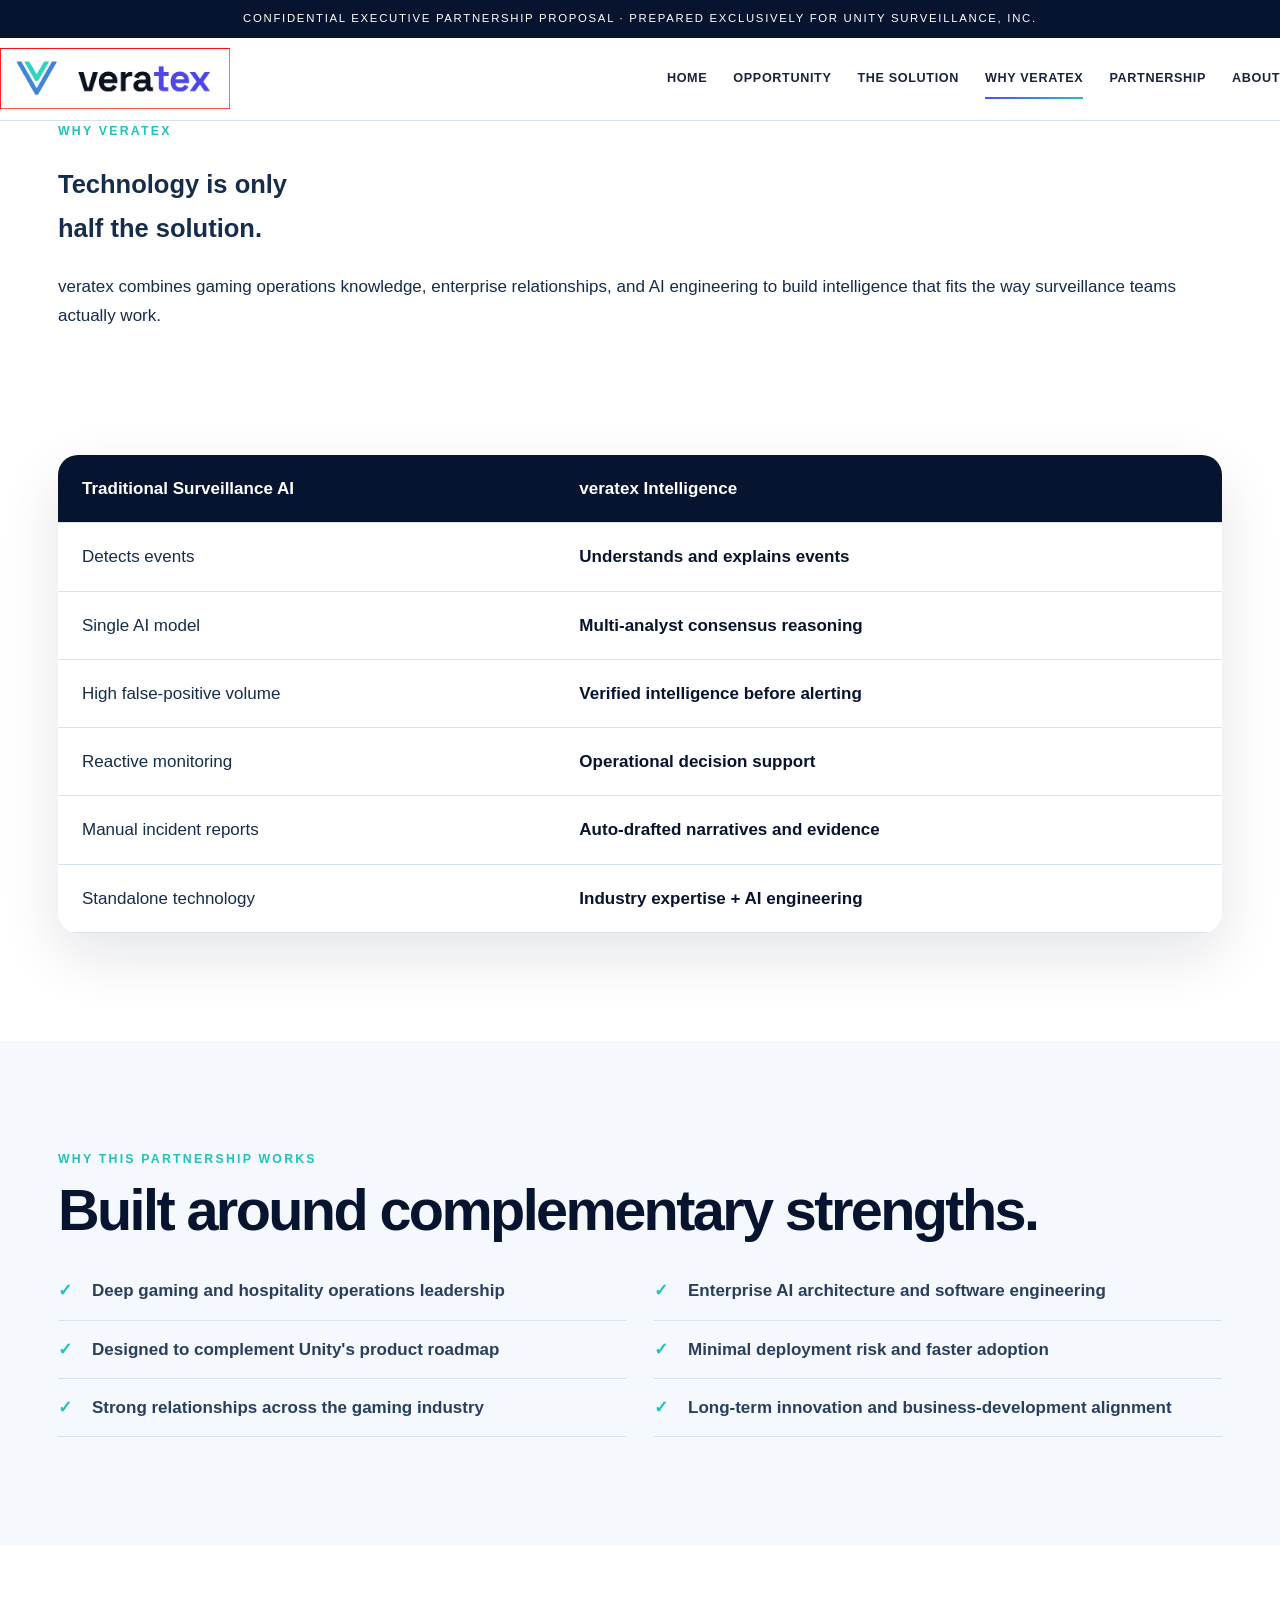
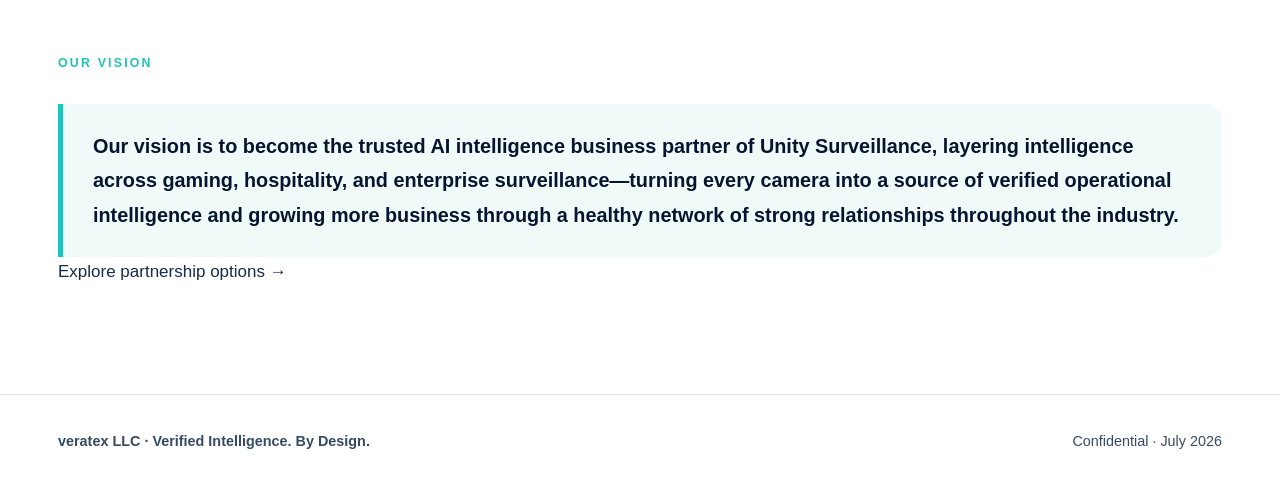
<file: why-veratex.html>
<!doctype html><html lang="en"><head><meta charset="utf-8"><meta name="viewport" content="width=device-width,initial-scale=1"><title>Why Veratex | veratex × Unity</title><meta name="description" content="Confidential executive partnership proposal prepared exclusively for Unity Surveillance, Inc."><link rel="stylesheet" href="styles.css"></head><body>
<div class="ribbon">Confidential Executive Partnership Proposal · Prepared Exclusively for Unity Surveillance, Inc.</div>
<header class="site-header"><nav class="nav"><a class="brand brand-logo" href="index.html" aria-label="veratex home"><img src="assets/veratex-logo.png" alt="veratex"></a><button class="menu" aria-label="Open navigation">☰</button><div class="nav-links"><a class="" href="index.html">Home</a><a class="" href="opportunity.html">Opportunity</a><a class="" href="solution.html">The Solution</a><a class="active" href="why-veratex.html">Why veratex</a><a class="" href="partnership.html">Partnership</a><a class="" href="about.html">About</a></div></nav></header>
<main><section class="page-hero"><div class="container"><div class="kicker">Why veratex</div><h1>Technology is only<br>half the solution.</h1><p>veratex combines gaming operations knowledge, enterprise relationships, and AI engineering to build intelligence that fits the way surveillance teams actually work.</p></div></section>
<section class="section"><div class="container"><table class="compare"><thead><tr><th>Traditional Surveillance AI</th><th>veratex Intelligence</th></tr></thead><tbody><tr><td>Detects events</td><td>Understands and explains events</td></tr><tr><td>Single AI model</td><td>Multi-analyst consensus reasoning</td></tr><tr><td>High false-positive volume</td><td>Verified intelligence before alerting</td></tr><tr><td>Reactive monitoring</td><td>Operational decision support</td></tr><tr><td>Manual incident reports</td><td>Auto-drafted narratives and evidence</td></tr><tr><td>Standalone technology</td><td>Industry expertise + AI engineering</td></tr></tbody></table></div></section>
<section class="section alt"><div class="container grid-2"><div><div class="kicker">Why This Partnership Works</div><h2>Built around complementary strengths.</h2></div><div><ul class="check-list"><li>Deep gaming and hospitality operations leadership</li><li>Enterprise AI architecture and software engineering</li><li>Designed to complement Unity's product roadmap</li><li>Minimal deployment risk and faster adoption</li><li>Strong relationships across the gaming industry</li><li>Long-term innovation and business-development alignment</li></ul></div></div></section>
<section class="section"><div class="container"><div class="kicker">Our Vision</div><div class="quote">Our vision is to become the trusted AI intelligence business partner of Unity Surveillance, layering intelligence across gaming, hospitality, and enterprise surveillance—turning every camera into a source of verified operational intelligence and growing more business through a healthy network of strong relationships throughout the industry.</div><a class="next-link" href="partnership.html">Explore partnership options →</a></div></section></main>
<footer class="footer"><div class="container footer-row"><strong>veratex LLC · Verified Intelligence. By Design.</strong><span>Confidential · July 2026</span></div></footer><script src="script.js"></script></body></html>
</file>
<file: assets/css/style.css>
:root{--navy:#071426;--navy-2:#0d203b;--ink:#0b1730;--muted:#52627a;--teal:#26C2BE;--blue:#3A80F2;--violet:#5c4df1;--line:#dce3ec;--soft:#f5f8fb;--white:#fff;--shadow:0 20px 55px rgba(7,20,38,.10);--radius:24px}
*{box-sizing:border-box}html{scroll-behavior:smooth;scroll-padding-top:104px}body{margin:0;background:#fff;color:var(--ink);font-family:Inter,"Segoe UI Variable","Segoe UI",Arial,sans-serif;line-height:1.58;-webkit-font-smoothing:antialiased;text-rendering:optimizeLegibility;font-kerning:normal;font-synthesis:none}a{color:inherit;text-decoration:none}img{display:block;max-width:100%}.container{width:min(1180px,calc(100% - 44px));margin:auto}.proposal-ribbon{background:#06111f;color:#d9e3f0;text-align:center;padding:10px 18px;font-size:11px;font-weight:800;letter-spacing:.095em;text-transform:uppercase}.site-header{position:sticky;top:0;z-index:100;min-height:82px;padding:0 clamp(20px,5vw,76px);display:flex;align-items:center;justify-content:space-between;background:rgba(255,255,255,.96);backdrop-filter:blur(18px);border-bottom:1px solid rgba(220,227,236,.9)}.brand img{width:218px;height:auto}.primary-nav{display:flex;align-items:center;gap:25px;font-size:13px;font-weight:800;color:#33445e}.primary-nav a{position:relative}.primary-nav a:not(.nav-cta):after{content:"";position:absolute;left:0;right:100%;bottom:-9px;height:2px;background:linear-gradient(90deg,var(--teal),var(--blue));transition:.25s}.primary-nav a:hover:after,.primary-nav a.active:after{right:0}.nav-cta{padding:11px 17px;border:1px solid var(--teal);border-radius:999px;color:#087f7c}.menu-toggle{display:none;border:1px solid var(--line);background:#fff;border-radius:10px;padding:9px 12px;font-weight:800}.hero{min-height:690px;display:flex;align-items:center;background:radial-gradient(circle at 82% 28%,rgba(58,128,242,.16),transparent 29%),linear-gradient(135deg,#f8fbff 0%,#fff 54%,#edf5ff 100%);overflow:hidden}.hero-grid{display:grid;grid-template-columns:1.05fr .95fr;gap:62px;align-items:center;padding:78px 0 88px}.camera-stage{position:relative;min-height:430px;display:grid;place-items:center}.camera-glow{position:absolute;width:86%;aspect-ratio:1;border-radius:50%;background:radial-gradient(circle,rgba(38,194,190,.18),rgba(58,128,242,.11) 38%,transparent 70%);filter:blur(9px)}.camera-image{position:relative;width:min(100%,620px);filter:drop-shadow(0 30px 30px rgba(7,20,38,.18));border-radius:28px}.camera-label{position:absolute;left:6%;bottom:2%;display:flex;align-items:center;gap:10px;background:rgba(255,255,255,.94);border:1px solid var(--line);box-shadow:var(--shadow);border-radius:999px;padding:10px 15px;font-size:12px;font-weight:800;color:#3a4b63}.camera-label span{width:9px;height:9px;border-radius:50%;background:var(--teal);box-shadow:0 0 0 5px rgba(38,194,190,.13)}.overline{margin:0 0 14px;color:#0a9f9b;font-size:12px;font-weight:900;letter-spacing:.17em;text-transform:uppercase}.hero h1,.section-intro h2,.contact-section h2{font-weight:850;letter-spacing:-.045em}.hero h1{margin:0;font-size:clamp(56px,6vw,86px);line-height:.98}.hero h1 em{font-style:normal;background:linear-gradient(90deg,var(--teal),var(--blue),var(--violet));-webkit-background-clip:text;background-clip:text;color:transparent}.hero-lede{font-size:19px;color:#44556d;max-width:660px;margin:27px 0 0;font-weight:500}.hero-actions{display:flex;flex-wrap:wrap;gap:12px;margin-top:31px}.button{display:inline-flex;align-items:center;justify-content:center;border-radius:999px;padding:13px 19px;font-size:13px;font-weight:850}.button.primary{color:#fff;background:linear-gradient(90deg,var(--teal),var(--blue));box-shadow:0 14px 30px rgba(58,128,242,.22)}.button.secondary{background:#fff;border:1px solid var(--line)}.trust-row{display:flex;flex-wrap:wrap;gap:9px;margin-top:26px}.trust-row span{background:#fff;border:1px solid var(--line);border-radius:999px;padding:8px 12px;font-size:11px;font-weight:800;color:#4a5a71}.section{padding:104px 0}.soft{background:var(--soft)}.white{background:#fff}.section-intro{max-width:900px}.section-intro h2{font-size:clamp(40px,5vw,62px);line-height:1.03;margin:0 0 22px}.section-intro>p:last-child{font-size:19px;color:var(--muted);margin:0;max-width:860px}.card-grid{display:grid;gap:20px;margin-top:44px}.card-grid.three{grid-template-columns:repeat(3,1fr)}.card-grid.four{grid-template-columns:repeat(4,1fr)}.card{position:relative;background:#fff;border:1px solid var(--line);border-radius:var(--radius);padding:30px;box-shadow:0 10px 26px rgba(7,20,38,.045)}.card-number{font-size:12px;font-weight:900;color:#0a9f9b;margin-bottom:30px}.card h3{font-size:22px;line-height:1.2;margin:0 0 12px;letter-spacing:-.02em}.card p{color:var(--muted);font-weight:500;margin:0}.assurance-bar{margin-top:30px;display:flex;justify-content:center;flex-wrap:wrap;gap:28px;background:#fff;border:1px solid var(--line);border-radius:18px;padding:20px 26px;font-size:14px;font-weight:800;box-shadow:0 10px 28px rgba(7,20,38,.04)}.assurance-bar strong{color:#078f8b}.pipeline-card{margin-top:44px;border:1px solid #293951;background:#081425;border-radius:26px;padding:16px;box-shadow:0 30px 70px rgba(7,20,38,.18);overflow:hidden}.pipeline-card img{width:100%;border-radius:15px}.compact .card{padding:24px}.compact h3{font-size:18px}.compact p{font-size:14px}.icon-box{width:44px;height:44px;border-radius:13px;display:grid;place-items:center;margin-bottom:20px;background:linear-gradient(135deg,var(--teal),var(--blue));color:#fff;font-size:12px;font-weight:900}.fit-panel{margin-top:34px;background:#fff;border:1px solid var(--line);border-radius:var(--radius);padding:32px;box-shadow:0 10px 26px rgba(7,20,38,.04)}.fit-panel h3{font-size:26px;margin:0 0 22px}.fit-grid{display:grid;grid-template-columns:repeat(3,1fr);gap:12px}.fit-grid span{border:1px solid #e3e9f0;border-radius:13px;padding:14px;font-size:13px;font-weight:800}.value-strip{margin-top:42px;display:grid;grid-template-columns:repeat(3,1fr);background:linear-gradient(135deg,var(--navy),var(--navy-2));border-radius:20px;padding:23px;color:#fff}.value-strip div{padding:5px 25px;border-right:1px solid rgba(255,255,255,.18)}.value-strip div:last-child{border-right:0}.value-strip b{display:block;font-size:17px}.value-strip span{display:block;color:#c9d5e4;font-size:13px;margin-top:5px}.comparison{margin-top:30px;display:grid;grid-template-columns:1fr 1fr;border:1px solid var(--line);border-radius:20px;overflow:hidden}.comparison>div{padding:17px 24px;border-top:1px solid var(--line);color:#52627a}.comparison .comparison-head{border-top:0;background:#f5f7fa;font-weight:900;color:var(--ink)}.comparison .accent{background:var(--navy);color:#fff}.comparison>div:nth-child(even):not(.comparison-head){background:#fbfdff;color:var(--ink);font-weight:750}.vision-panel{margin-top:34px;padding:38px;border-radius:24px;color:#fff;background:linear-gradient(135deg,#071426,#102b4d 65%,#163d67)}.vision-panel h3{font-size:30px;line-height:1.18;margin:0 0 14px}.vision-panel p:last-child{color:#d5e0ec;font-size:16px;max-width:900px}.featured{border:2px solid var(--blue);box-shadow:0 20px 48px rgba(58,128,242,.12)}.recommendation{position:absolute;top:18px;right:18px;border-radius:999px;background:linear-gradient(90deg,var(--teal),var(--blue));color:#fff;padding:6px 10px;font-size:9px;font-weight:900;letter-spacing:.1em;text-transform:uppercase}.roadmap{display:grid;grid-template-columns:1fr auto 1fr auto 1fr auto 1fr auto 1fr;align-items:center;margin-top:40px}.roadmap div{min-height:122px;background:#fff;border:1px solid var(--line);border-radius:18px;padding:20px;display:flex;flex-direction:column;justify-content:center;box-shadow:0 8px 22px rgba(7,20,38,.04)}.roadmap b{color:#0b9e99;font-size:12px;margin-bottom:10px}.roadmap span{font-size:14px;font-weight:850}.roadmap i{width:28px;height:2px;background:linear-gradient(90deg,var(--teal),var(--blue))}.leadership-grid .leader-card{background:#fff;border:1px solid var(--line);border-radius:var(--radius);padding:28px;box-shadow:0 10px 26px rgba(7,20,38,.045)}.initials{width:82px;height:82px;border-radius:22px;display:grid;place-items:center;background:linear-gradient(135deg,var(--teal),var(--blue));color:#fff;font-size:27px;font-weight:900;box-shadow:0 15px 28px rgba(58,128,242,.22);margin-bottom:22px}.leader-card h3{font-size:22px;margin:0 0 7px}.leader-card .role{color:#078f8b;font-weight:850;font-size:13px;min-height:42px}.leader-card p:last-child{color:var(--muted);font-size:15px}.contact-section{position:relative;overflow:hidden;padding:92px 0;color:#fff;background:radial-gradient(circle at 85% 10%,rgba(38,194,190,.18),transparent 30%),linear-gradient(135deg,#06111f,#0d203b)}.contact-grid{display:grid;grid-template-columns:1.15fr .85fr;gap:54px;align-items:center}.contact-section h2{font-size:clamp(44px,5vw,66px);line-height:1.04;margin:0 0 18px}.contact-section p{color:#c7d2e1;font-size:18px}.overline.light{color:#79e5e1}.contact-card{display:flex;gap:21px;align-items:center;border:1px solid rgba(255,255,255,.18);background:rgba(255,255,255,.07);backdrop-filter:blur(12px);border-radius:24px;padding:30px;box-shadow:0 26px 60px rgba(0,0,0,.18)}.contact-monogram{flex:0 0 70px;width:70px;height:70px;border-radius:20px;display:grid;place-items:center;background:linear-gradient(135deg,var(--teal),var(--blue));font-size:24px;font-weight:900}.contact-card h3{font-size:23px;margin:0}.contact-card p{font-size:14px;margin:3px 0 15px}.contact-card a{display:block;color:#fff;font-size:14px;font-weight:750;margin-top:7px}footer{background:#040a12;color:#96a5b9;padding:22px 0;font-size:11px}.footer-row{display:flex;justify-content:space-between;gap:18px;flex-wrap:wrap}.reveal{opacity:0;transform:translateY(18px);transition:opacity .6s ease,transform .6s ease}.reveal.visible{opacity:1;transform:none}
@media(max-width:1000px){.primary-nav{display:none;position:absolute;top:82px;left:0;right:0;padding:22px;background:#fff;border-bottom:1px solid var(--line);flex-direction:column;align-items:flex-start}.primary-nav.open{display:flex}.menu-toggle{display:block}.hero-grid,.contact-grid{grid-template-columns:1fr}.hero-copy{order:1}.camera-stage{order:2;min-height:auto}.card-grid.three,.leadership-grid{grid-template-columns:1fr}.card-grid.four{grid-template-columns:1fr 1fr}.fit-grid{grid-template-columns:1fr 1fr}.roadmap{grid-template-columns:1fr;gap:10px}.roadmap i{width:2px;height:20px;margin:auto}.value-strip{grid-template-columns:1fr}.value-strip div{border-right:0;border-bottom:1px solid rgba(255,255,255,.18);padding:18px 10px}.value-strip div:last-child{border-bottom:0}.hero{min-height:auto}}
@media(max-width:620px){.container{width:min(100% - 30px,1180px)}.proposal-ribbon{font-size:9px}.brand img{width:178px}.site-header{min-height:70px;padding:0 16px}.primary-nav{top:70px}.hero-grid{padding:58px 0}.hero h1{font-size:49px}.section{padding:78px 0}.section-intro h2{font-size:39px}.section-intro>p:last-child,.hero-lede{font-size:17px}.card-grid.four,.fit-grid{grid-template-columns:1fr}.comparison{grid-template-columns:1fr}.comparison .comparison-head:first-child{display:none}.comparison>div:nth-child(odd):not(.comparison-head){font-weight:850;color:#6c7890;padding-bottom:4px;border-bottom:0}.comparison>div:nth-child(even):not(.comparison-head){padding-top:4px}.contact-card{align-items:flex-start;flex-direction:column}.camera-label{position:relative;left:auto;bottom:auto;margin-top:15px}.assurance-bar{justify-content:flex-start}.hero-actions .button{width:100%}}
@media print{.proposal-ribbon,.site-header,.hero-actions,.menu-toggle{display:none}.section,.contact-section{padding:38px 0}.reveal{opacity:1;transform:none}.hero{min-height:auto}.hero-grid{padding:30px 0}.card,.pipeline-card,.fit-panel,.vision-panel,.leader-card,.contact-card{break-inside:avoid}.contact-section{background:#071426!important;-webkit-print-color-adjust:exact;print-color-adjust:exact}}
</file>
<file: styles.css>
:root{--navy:#07142f;--navy2:#12294f;--blue:#4e50f4;--teal:#20c2bb;--ink:#152c4b;--muted:#3f526d;--line:#d8e2ed;--bg:#f5f8fc;--white:#fff;--shadow:0 22px 60px rgba(7,20,47,.11)}
*{box-sizing:border-box}html{scroll-behavior:smooth;scroll-padding-top:96px}body{margin:0;font-family:Inter,Segoe UI,Arial,sans-serif;color:var(--ink);background:#fff;font-size:17px;line-height:1.72}a{color:inherit;text-decoration:none}.container{max-width:1220px;margin:auto;padding:0 28px}.ribbon{background:var(--navy);color:#fff;text-align:center;padding:9px 20px;font-size:.71rem;letter-spacing:.15em;text-transform:uppercase}.site-header{position:sticky;top:0;z-index:50;background:rgba(255,255,255,.95);backdrop-filter:blur(14px);border-bottom:1px solid var(--line)}.nav{display:flex;align-items:center;justify-content:space-between;min-height:82px}.brand-logo img{display:block;width:230px;height:auto}.nav-links{display:flex;gap:26px;font-size:.79rem;font-weight:800;letter-spacing:.05em;text-transform:uppercase;color:#17243a}.nav-links a{position:relative;padding:30px 0}.nav-links a:after{content:"";position:absolute;left:0;right:100%;bottom:20px;height:2px;background:linear-gradient(90deg,var(--blue),var(--teal));transition:.25s}.nav-links a:hover:after,.nav-links a.active:after{right:0}.menu{display:none;border:0;background:none;font-size:1.55rem;color:var(--navy)}
.hero{padding:72px 0 84px;background:radial-gradient(circle at 88% 25%,#dbeeff 0,transparent 29%),linear-gradient(135deg,#fff,#f6f9fd)}.hero-grid{display:grid;grid-template-columns:1.05fr .95fr;gap:66px;align-items:center}.camera-wrap{position:relative;aspect-ratio:1/1;border-radius:50%;overflow:hidden;border:3px solid #d8d9fb;box-shadow:var(--shadow);background:#fff}.camera-wrap img{width:100%;height:100%;object-fit:cover;object-position:center}.eyebrow,.kicker{font-size:.77rem;font-weight:900;letter-spacing:.18em;text-transform:uppercase;color:var(--teal)}.hero h1{font-size:clamp(3.7rem,6.9vw,6.35rem);line-height:.94;letter-spacing:-.055em;color:var(--navy);margin:12px 0 28px}.gradient{background:linear-gradient(90deg,var(--blue),var(--teal));-webkit-background-clip:text;background-clip:text;color:transparent}.lead,.section-lead{font-size:1.28rem;line-height:1.65;color:#263c5b}.hero-meta{display:flex;flex-wrap:wrap;gap:14px;margin-top:30px}.pill{padding:10px 16px;border:1px solid var(--line);border-radius:999px;background:#fff;font-size:.81rem;font-weight:800;color:#243a58}
.section{padding:108px 0}.section.alt{background:var(--bg)}.section-heading{max-width:920px;margin-bottom:44px}.section-heading.narrow{max-width:830px}.section h2{font-size:clamp(2.4rem,4.5vw,4.25rem);line-height:1.05;letter-spacing:-.045em;color:var(--navy);margin:10px 0 22px}.section h3{font-size:1.38rem;line-height:1.25;color:var(--navy);margin:18px 0 10px}.grid-3,.analyst-grid,.profile-grid{display:grid;grid-template-columns:repeat(3,1fr);gap:22px}.analyst-grid{grid-template-columns:repeat(4,1fr);margin-top:36px}.card,.profile{position:relative;background:#fff;border:1px solid var(--line);border-radius:22px;padding:30px;box-shadow:0 12px 30px rgba(7,20,47,.055)}.card p,.profile p{color:#354a65}.num{display:inline-grid;place-items:center;width:40px;height:40px;border-radius:50%;background:#e9fbf9;color:#087e78;font-weight:900}.quote{margin-top:30px;border-left:5px solid var(--teal);padding:25px 30px;background:#effaf9;border-radius:0 18px 18px 0;font-size:1.24rem;font-weight:700;color:var(--navy)}.pipeline{margin-top:32px;border-radius:24px;overflow:hidden;box-shadow:var(--shadow);background:#0b1628}.pipeline img{display:block;width:100%}.consensus{border-color:#a9e9e5;background:linear-gradient(145deg,#fff,#effaf9)}.fit-grid{display:grid;grid-template-columns:.9fr 1.1fr;gap:70px;align-items:start;margin-top:82px}.check-list{list-style:none;margin:0;padding:0;display:grid;grid-template-columns:1fr 1fr;gap:0 28px}.check-list li{position:relative;padding:14px 0 14px 34px;border-bottom:1px solid var(--line);font-weight:700;color:#293f5d}.check-list li:before{content:'✓';position:absolute;left:0;color:var(--teal);font-weight:900}.table-wrap{overflow:auto}.compare{width:100%;border-collapse:collapse;background:#fff;border-radius:20px;overflow:hidden;box-shadow:var(--shadow)}.compare th,.compare td{padding:19px 24px;text-align:left;border-bottom:1px solid var(--line)}.compare th{background:var(--navy);color:#fff}.compare td:last-child{font-weight:800;color:var(--navy)}.vision-panel{margin-top:44px;background:linear-gradient(120deg,var(--navy),var(--navy2));color:#fff;border-radius:26px;padding:44px}.vision-panel p{font-size:1.45rem;line-height:1.55;margin:12px 0 0;max-width:1030px}.light{color:#73e3dd}.featured{border:2px solid var(--teal)}.label{position:absolute;top:-13px;right:20px;background:var(--teal);color:#062c2a;border-radius:999px;padding:5px 11px;font-size:.7rem;font-weight:900;text-transform:uppercase;letter-spacing:.08em}.steps{display:grid;grid-template-columns:repeat(5,1fr);gap:14px;margin-top:44px}.step{display:flex;flex-direction:column;gap:8px;align-items:center;text-align:center;padding:22px 14px;border-radius:17px;background:#fff;border:1px solid var(--line);font-weight:800}.step strong{display:grid;place-items:center;width:34px;height:34px;border-radius:50%;background:var(--navy);color:#fff}.profile-grid{margin-top:36px}.initials{display:grid;place-items:center;width:58px;height:58px;border-radius:18px;background:linear-gradient(135deg,var(--blue),var(--teal));color:#fff;font-weight:900;font-size:1.1rem}.title{font-weight:900;color:#087e78!important;line-height:1.45}.contact{margin-top:48px;background:var(--navy);border-radius:28px;padding:40px;display:flex;align-items:center;justify-content:space-between;gap:28px;color:#fff}.contact h3{color:#fff;font-size:1.7rem;margin:7px 0 0}.contact p{margin:0;color:#d5e3f7}.contact-links{display:flex;flex-direction:column;gap:8px;text-align:right}.contact-links a{color:#78e4df;font-size:1.05rem;font-weight:800}.footer{border-top:1px solid var(--line);padding:34px 0;color:#354a65;font-size:.9rem}.footer-row{display:flex;justify-content:space-between;gap:20px;flex-wrap:wrap}.back-top{position:fixed;right:22px;bottom:22px;width:44px;height:44px;border:0;border-radius:50%;background:var(--navy);color:#fff;font-size:1.2rem;box-shadow:var(--shadow);cursor:pointer;opacity:0;pointer-events:none;transition:.25s}.back-top.show{opacity:1;pointer-events:auto}
@media(max-width:980px){.nav-links{display:none}.nav-links.open{display:flex;position:absolute;top:82px;left:0;right:0;background:#fff;flex-direction:column;padding:18px 28px;border-bottom:1px solid var(--line);gap:0}.nav-links a{padding:13px 0}.menu{display:block}.hero-grid,.fit-grid{grid-template-columns:1fr}.hero-copy{order:-1}.camera-wrap{max-width:650px}.analyst-grid{grid-template-columns:1fr 1fr}.steps{grid-template-columns:1fr 1fr}.brand-logo img{width:205px}.section{padding:78px 0}}
@media(max-width:680px){body{font-size:16px}.container{padding:0 20px}.ribbon{font-size:.61rem}.hero{padding:48px 0 62px}.hero h1{font-size:3.65rem}.lead,.section-lead{font-size:1.08rem}.grid-3,.analyst-grid,.profile-grid,.check-list,.steps{grid-template-columns:1fr}.section{padding:64px 0}.section h2{font-size:2.65rem}.contact{align-items:flex-start;flex-direction:column}.contact-links{text-align:left}.vision-panel{padding:30px}.vision-panel p{font-size:1.2rem}.brand-logo img{width:185px}.camera-wrap{max-width:100%}}
</file>
